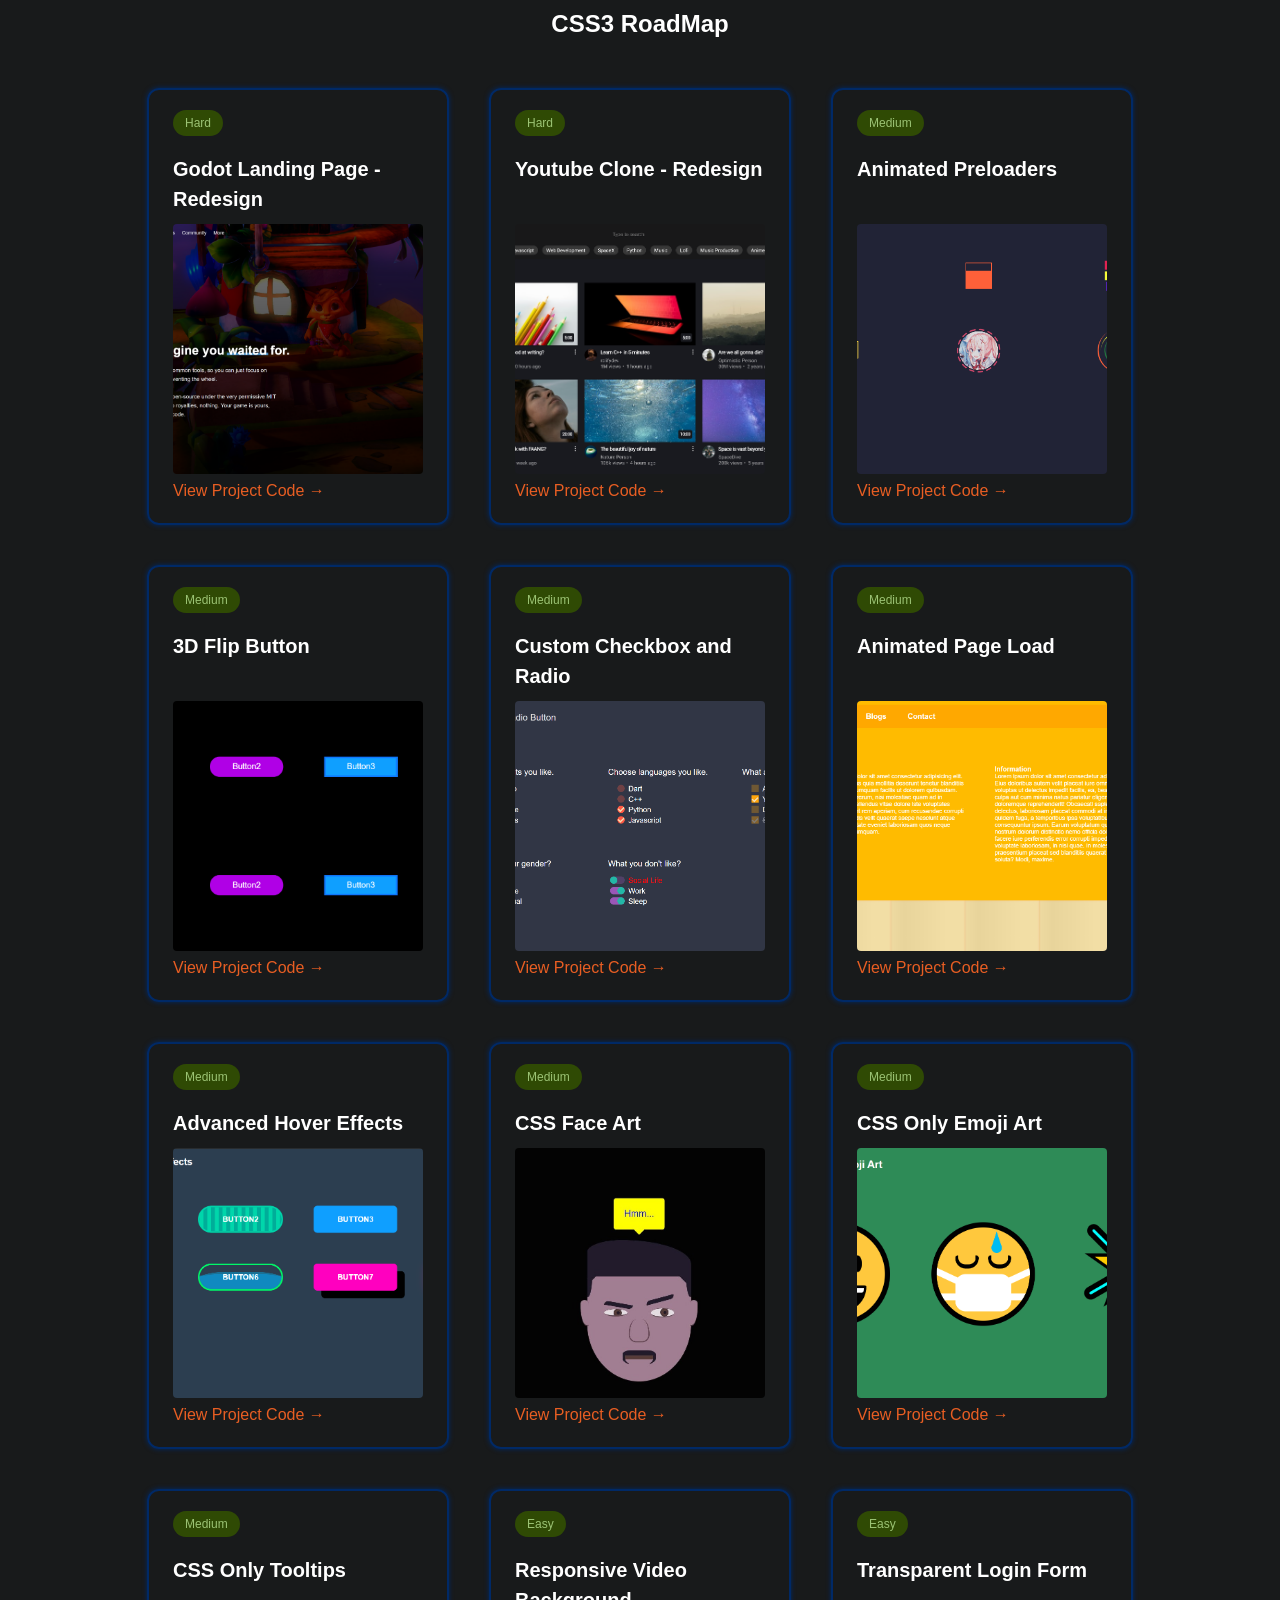
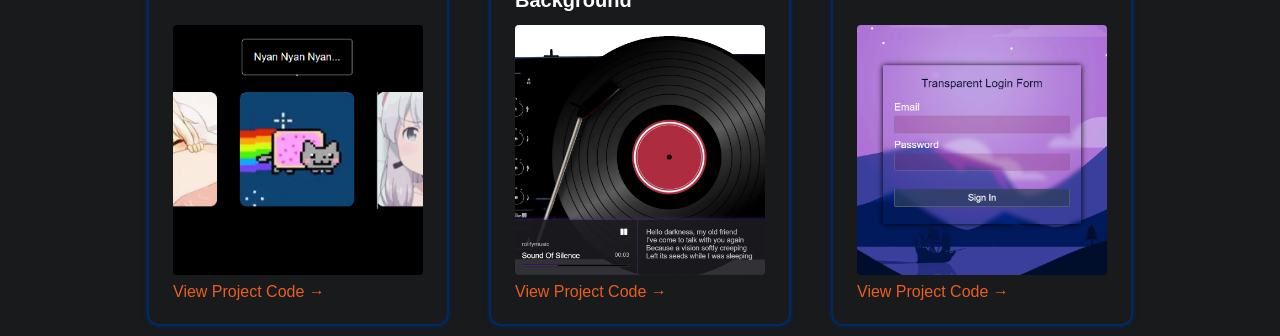
<file: CSS-RoadMap-master/index.html>
<!DOCTYPE html>
<html lang="en">

<head>
  <meta charset="UTF-8">
  <meta http-equiv="X-UA-Compatible" content="IE=edge">
  <meta name="viewport" content="width=device-width, initial-scale=1.0, shrink-to-fit=no">

  <meta name="author" content="Rupesh Budhathoki">
  <meta name="description"
    content="Projects covering all aspects of CSS through RoadMap including Hover Effects, Stylized Buttons, CSS only Emojis, Youtube Redesign, Godot Landing Page Redesign etc while still being responsive.">
  <meta name="keyword" content="css,roadmap,web,frontend,responsive">

  <meta name="twitter:card" content="summary_large_image" />
  <meta name="twitter:title" content="CSS-RoadMap" />
  <meta name="twitter:description"
    content="Projects covering all aspects of CSS through RoadMap including Hover Effects, Stylized Buttons, CSS only Emojis, Youtube Redesign, Godot Landing Page Redesign etc while still being responsive." />
  <meta name="twitter:image" content="https://roopaish.github.io/CSS-RoadMap/img/cssroadmap.png" />

  <meta property="og:title" content="CSS-RoadMap" />
  <meta property="og:description"
    content="Projects covering all aspects of CSS through RoadMap including Hover Effects, Stylized Buttons, CSS only Emojis, Youtube Redesign, Godot Landing Page Redesign etc while still being responsive." />
  <meta property="og:url" content="https://roopaish.github.io/CSS-RoadMap/" />
  <meta property="og:image" content="https://roopaish.github.io/CSS-RoadMap/img/cssroadmap.png" />
  <meta property="og:image:width" content="1200px">
  <meta property="og:image:height" content="627px">
  <meta property="og:type" content="website">
  <meta property="profile:username" content="Roopaish">

  <link rel="stylesheet" href="style.css">
  <title>CSS3 RoadMap</title>

</head>

<body>
  <header>CSS3 RoadMap</header>
  <section id='projects'>


  </section>
  <script src="app.js"></script>
</body>

</html>
</file>
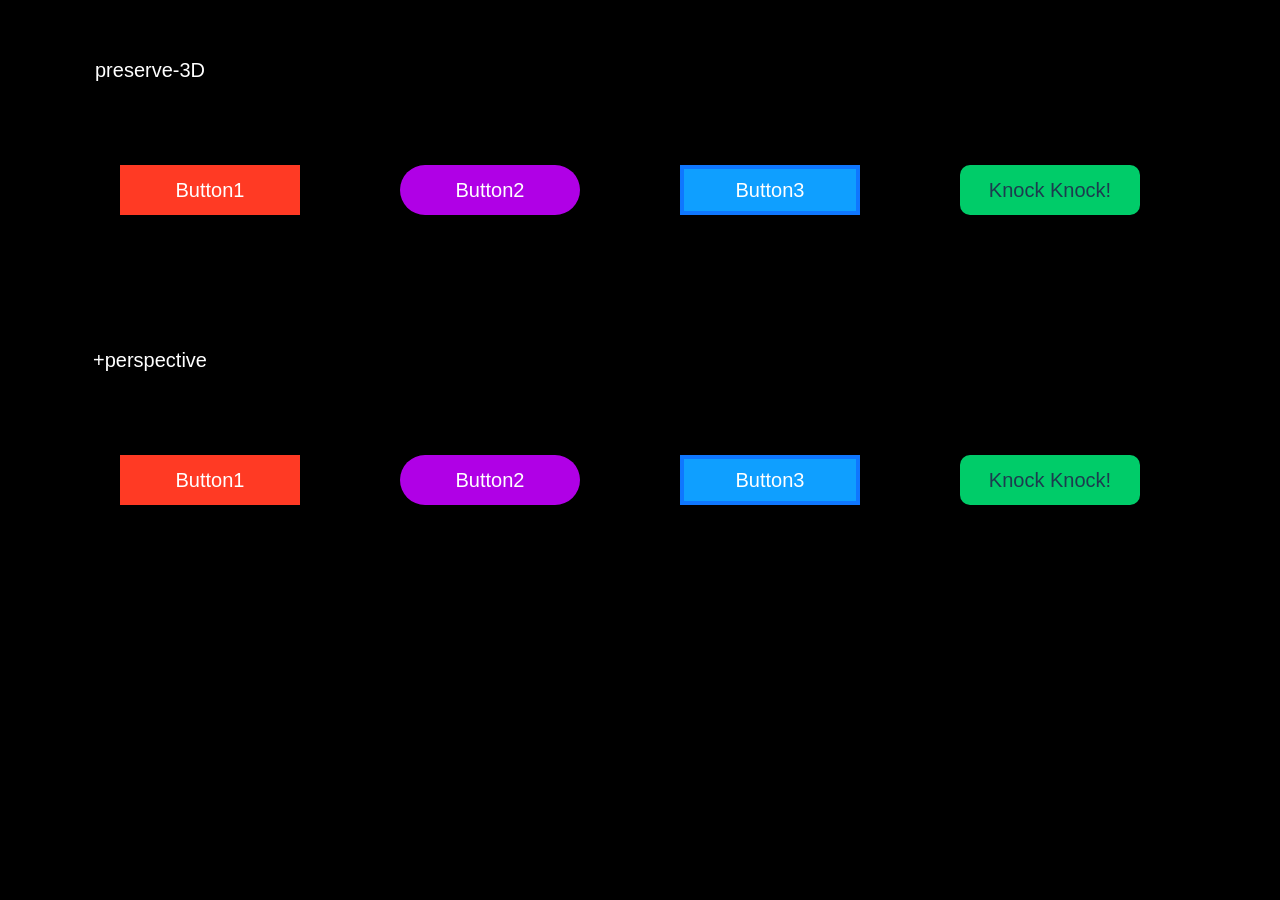
<file: CSS-RoadMap-master/3D Flip Button/index.html>
<!DOCTYPE html>
<html lang="en">

<head>
  <meta charset="UTF-8">
  <meta http-equiv="X-UA-Compatible" content="IE=edge">
  <meta name="viewport" content="width=device-width, initial-scale=1.0">
  <link rel="stylesheet" href="style.css">
  <title>3D Flip Button</title>
</head>

<body>
  <header><button class='btn' data-default='preserve-3D' data-hover="Flip Flip!"></button></header>

  <main class="preserve-3D">
    <button class='btn1' data-default='Button1' data-hover="Hey Hey!"></button>
    <button class='btn2' data-default='Button2' data-hover="Konichiwa!"></button>
    <button class='btn3' data-default='Button3' data-hover="S'up?"></button>
    <button class='card card1' data-default='Knock Knock!' data-hover="Who's there?"></button>
  </main>

  <header class="perspective-container perspective-header">
    <button class='btn' data-default='+perspective' data-hover="Flip Flip!"></button>
  </header>
  <main class="perspective">
    <section class="perspective-container">
      <button class='btn1' data-default='Button1' data-hover="Hey Hey!"></button>
    </section>
    <section class="perspective-container">
      <button class='btn2' data-default='Button2' data-hover="Konichiwa!"></button>
    </section>
    <section class="perspective-container">
      <button class='btn3' data-default='Button3' data-hover="S'up?"></button>
    </section>
    <section class="perspective-container">
      <button class='card card2' data-default='Knock Knock!' data-hover="Who's there?"></button>
    </section>
  </main>

</body>

</html>
</file>
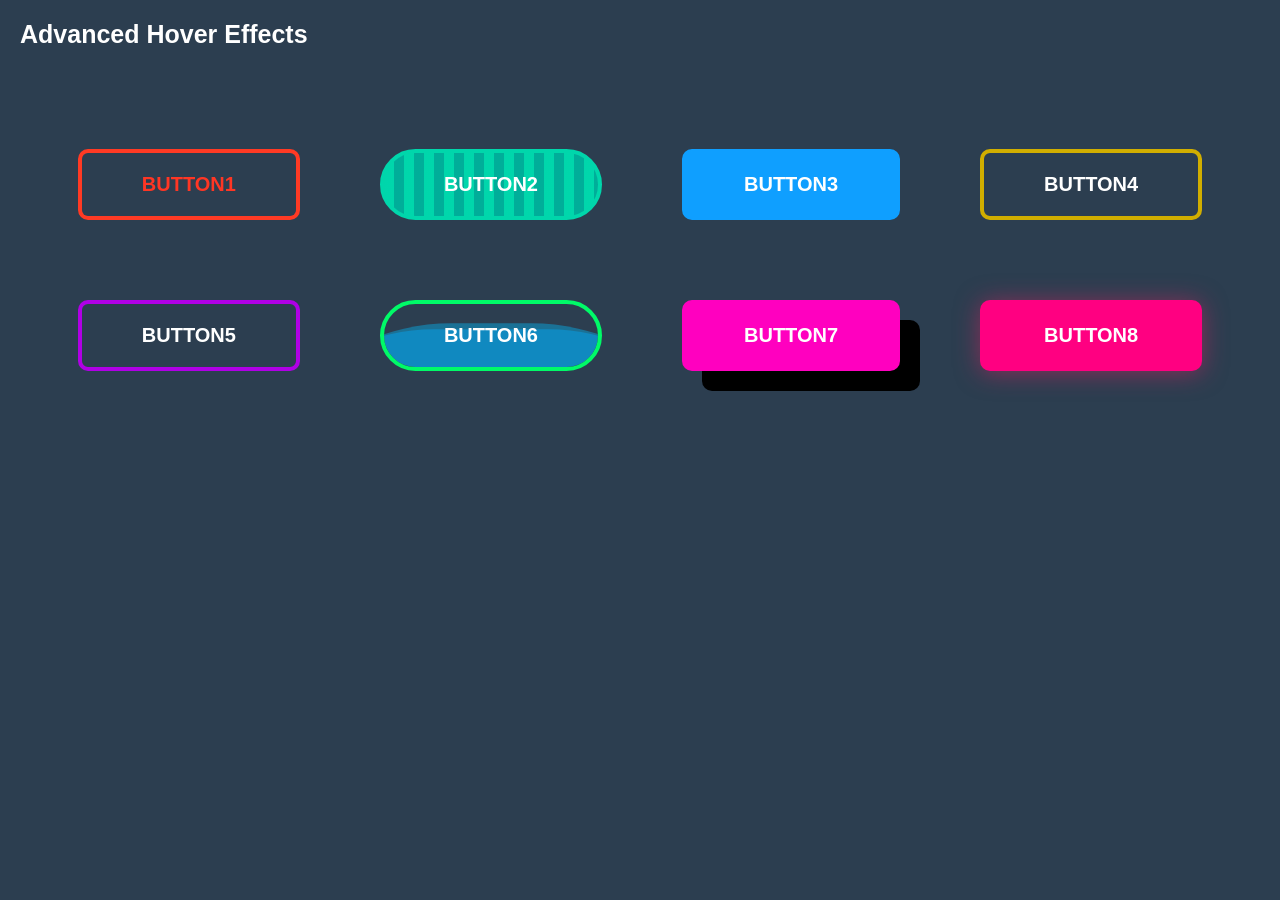
<file: CSS-RoadMap-master/Advanced Hover Effects/index.html>
<!DOCTYPE html>
<html lang="en">
<head>
  <meta charset="UTF-8">
  <meta http-equiv="X-UA-Compatible" content="IE=edge">
  <meta name="viewport" content="width=device-width, initial-scale=1.0">
  <link rel="stylesheet" href="style.css">
  <title></title>
</head>
<body>
  <header>Advanced Hover Effects</header>
  <main>
    <button class="btn1">Button1</button>
    <button class="btn2">Button2</button>
    <button class="btn3">Button3</button>
    <button class="btn4">Button4</button>
    <button class="btn5">Button5</button>
    <button class="btn6">Button6</button>
    <button class="btn7">Button7</button>
    <button class="btn8">Button8</button>
  </main>
</body>
</html>
</file>
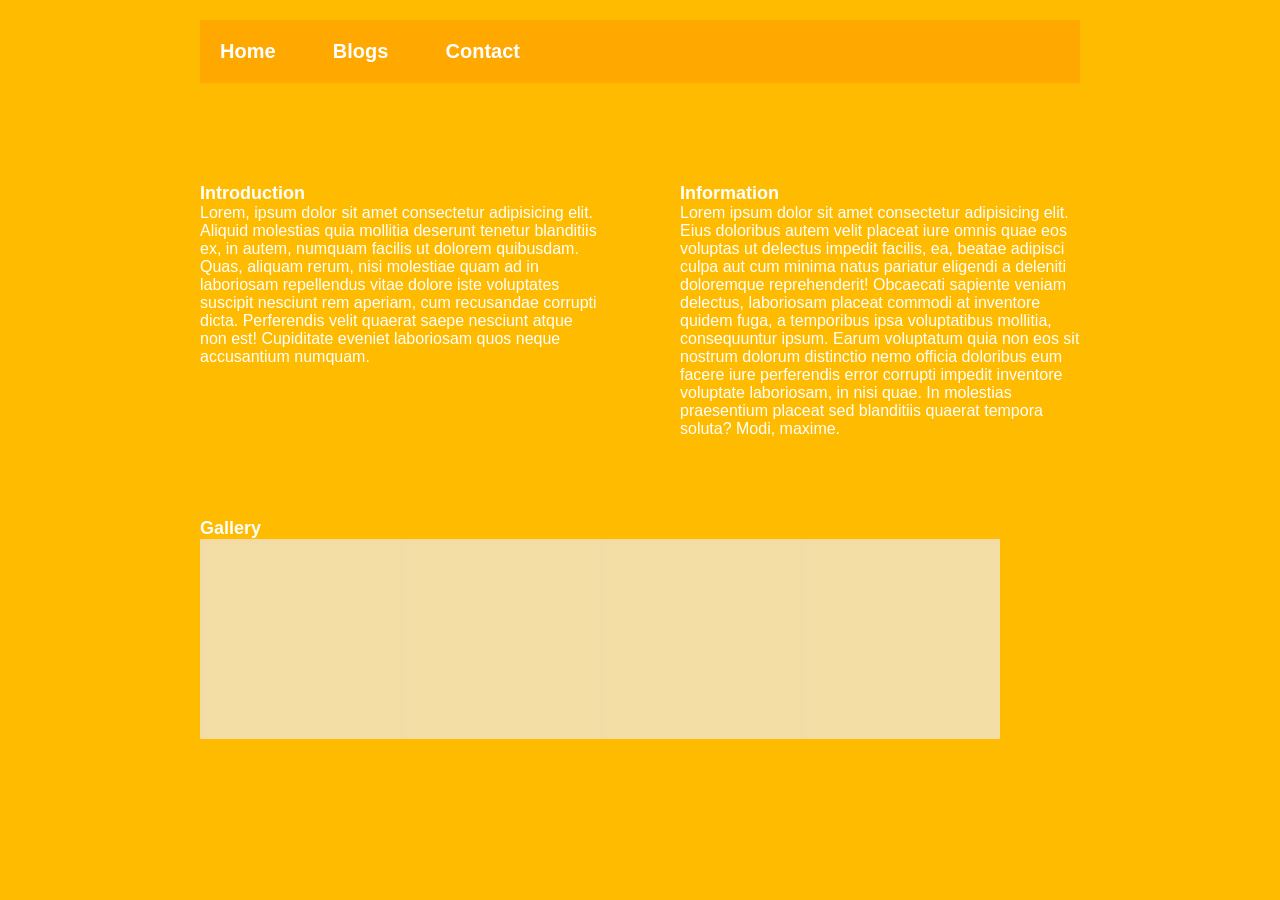
<file: CSS-RoadMap-master/Animated Page Load/index.html>
<!DOCTYPE html>
<html lang="en">

<head>
  <meta charset="UTF-8">
  <meta http-equiv="X-UA-Compatible" content="IE=edge">
  <meta name="viewport" content="width=device-width, initial-scale=1.0">
  <link rel="stylesheet" href="style.css">
  <title></title>
</head>

<body>
  <header>
    <nav>
      <ul>
        <li>Home</li>
        <li>Blogs</li>
        <li>Contact</li>
      </ul>
    </nav>
  </header>
  <main>

    <section class="intro">
      <h3>Introduction</h3>
      <p>Lorem, ipsum dolor sit amet consectetur adipisicing elit. Aliquid molestias quia mollitia deserunt tenetur
        blanditiis ex, in autem, numquam facilis ut dolorem quibusdam. Quas, aliquam rerum, nisi molestiae quam ad in
        laboriosam repellendus vitae dolore iste voluptates suscipit nesciunt rem aperiam, cum recusandae corrupti
        dicta.
        Perferendis velit quaerat saepe nesciunt atque non est! Cupiditate eveniet laboriosam quos neque accusantium
        numquam.</p>
    </section>

    <section class="info">
      <h3>Information</h3>
      <p> Lorem ipsum dolor sit amet consectetur adipisicing elit. Eius doloribus autem velit placeat iure omnis quae
        eos
        voluptas ut delectus impedit facilis, ea, beatae adipisci culpa aut cum minima natus pariatur eligendi a
        deleniti
        doloremque reprehenderit! Obcaecati sapiente veniam delectus, laboriosam placeat commodi at inventore quidem
        fuga,
        a temporibus ipsa voluptatibus mollitia, consequuntur ipsum. Earum voluptatum quia non eos sit nostrum dolorum
        distinctio nemo officia doloribus eum facere iure perferendis error corrupti impedit inventore voluptate
        laboriosam, in nisi quae. In molestias praesentium placeat sed blanditiis quaerat tempora soluta? Modi, maxime.
      </p>
    </section>

    <section class="gallery">
      <h3>Gallery</h3>
      <div class="fakeimg-gallery">
        <div class="fakeimg"></div>
        <div class="fakeimg"></div>
        <div class="fakeimg"></div>
        <div class="fakeimg"></div>
      </div>
    </section>
  </main>
</body>

</html>
</file>
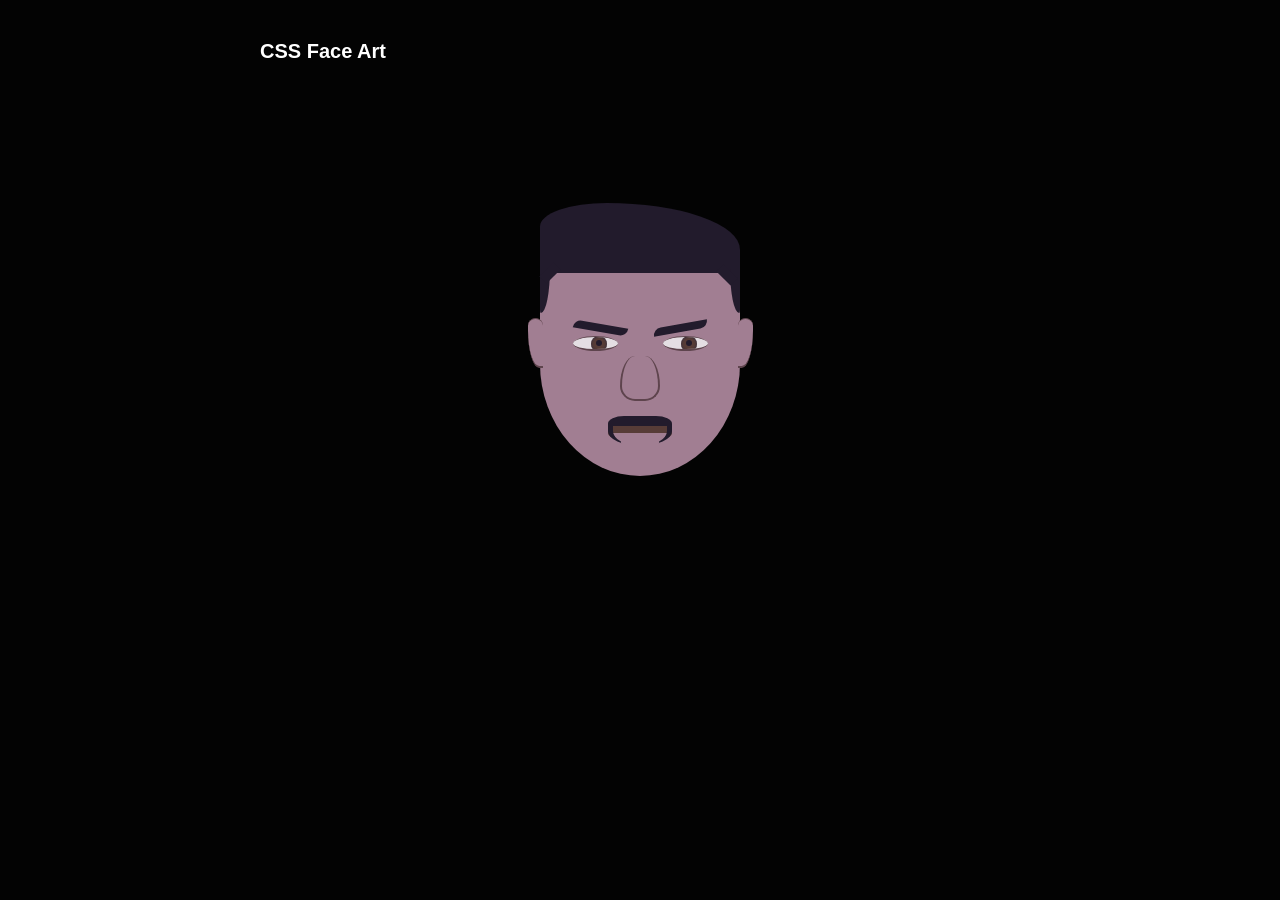
<file: CSS-RoadMap-master/CSS Face Art/index.html>
<!DOCTYPE html>
<html lang="en">
<head>
  <meta charset="UTF-8">
  <meta http-equiv="X-UA-Compatible" content="IE=edge">
  <meta name="viewport" content="width=device-width, initial-scale=1.0">
  <link rel="stylesheet" href="../CSS Only Tooltips/style.css">
  <link rel="stylesheet" href="style.css">
  <title>CSS Face Art</title>
</head>
<body>
  <header>CSS Face Art</header>
  <main>
    <section class="face">
      <div class="head tool-tip" data-tooltip='Hmm...'>
        <div class="eyebrows">
          <div class="eyebrow"></div>
          <div class="eyebrow"></div>
        </div>
        <div class="eyes">
          <div class="eye"></div>
          <div class="eye"></div>
        </div>
        <div class="nose"></div>
        <div class="ears">
          <div class="ear"></div>
          <div class="ear"></div>
        </div>
        <div class="mouth">
          <div class="lips"></div>
          <div class="beard"></div>
        </div>
        <div class="hair"></div>
        <div class="hair-straps">
          <div class="hair-strap"></div>
          <div class="hair-strap"></div>
        </div>
      </div>
    </section>
  </main>
</body>
</html>
</file>
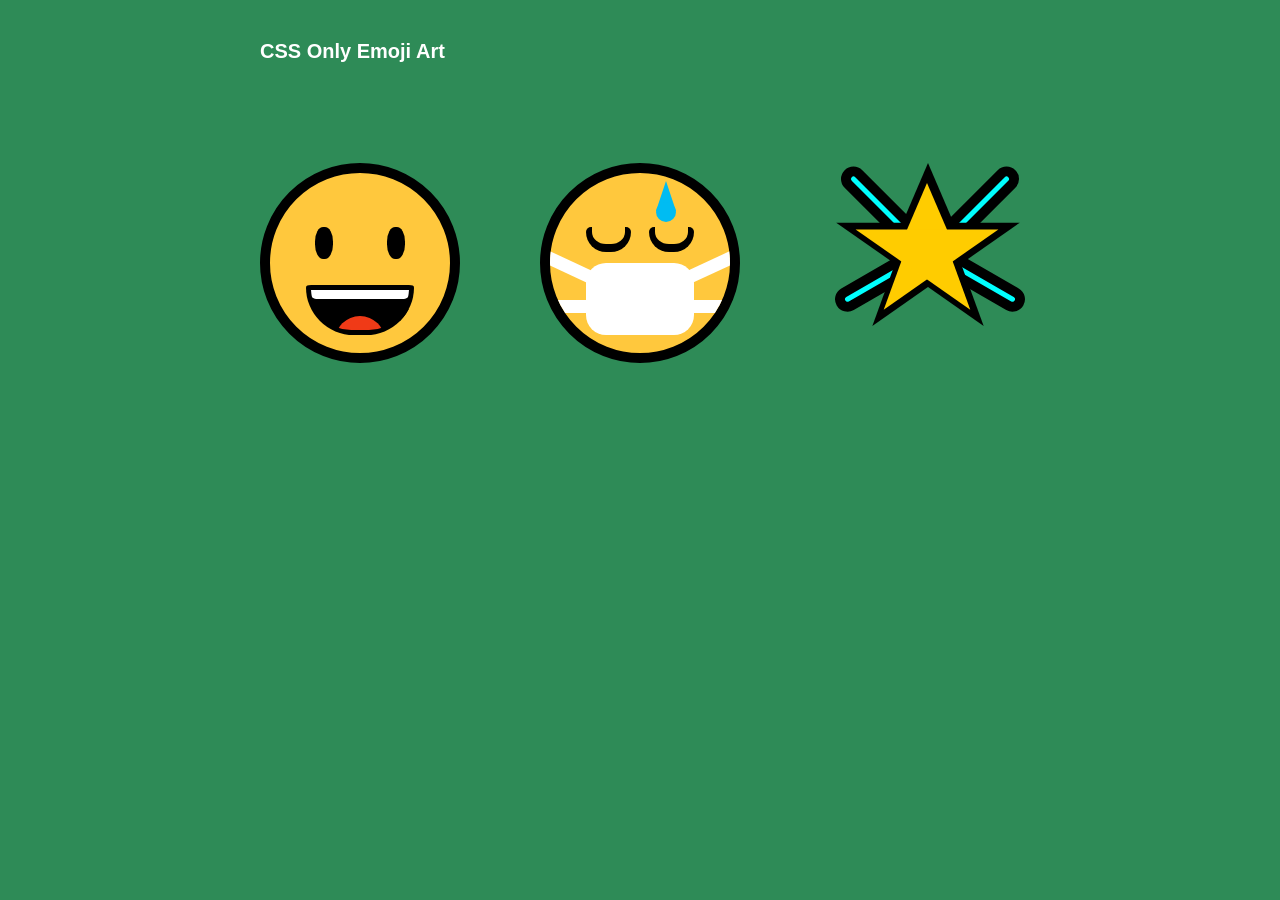
<file: CSS-RoadMap-master/CSS Only Emoji Art/index.html>
<!DOCTYPE html>
<html lang="en">

<head>
  <meta charset="UTF-8">
  <meta http-equiv="X-UA-Compatible" content="IE=edge">
  <meta name="viewport" content="width=device-width, initial-scale=1.0">
  <link rel="stylesheet" href="style.css">
  <title>CSS Only Emoji Art</title>
</head>

<body>
  <header>CSS Only Emoji Art</header>
  <main>
    <section class="😀">
      <div class="smile-leye"></div>
      <div class="smile-reye"></div>
      <div class="mouth">
        <div class="teeth"></div>
        <div class="tongue"></div>
      </div>
    </section>

    <section class="😷">
      <div class="curved-leye"></div>
      <div class="curved-reye"></div>
      <div class="mask">
        <div class="strap strap1"></div>
        <div class="strap strap2"></div>
        <div class="strap strap3"></div>
        <div class="strap strap4"></div>
      </div>
      <div class="drop"></div>
    </section>

    <section class="🌟">
      <div class="lines">
        <div class="line line1"></div>
        <div class="line line2"></div>
        <div class="line line3"></div>
        <div class="line line4"></div>
      </div>
      <div class="stars">
        <div class="star border"></div>
        <div class="star shape"></div>
      </div>
    </section>
  </main>
</body>

</html>
</file>
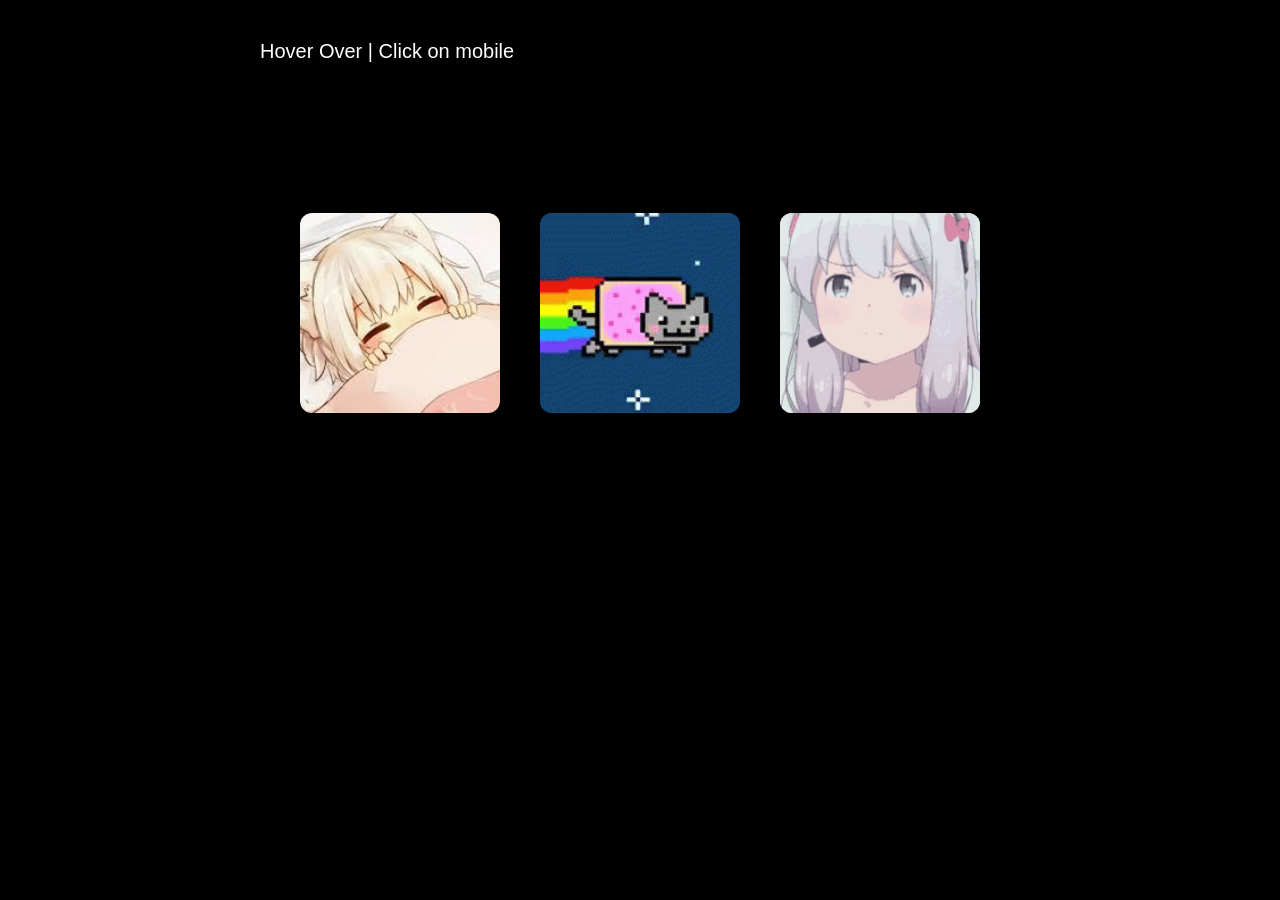
<file: CSS-RoadMap-master/CSS Only Tooltips/index.html>
<!DOCTYPE html>
<html lang="en">
<head>
  <meta charset="UTF-8">
  <meta http-equiv="X-UA-Compatible" content="IE=edge">
  <meta name="viewport" content="width=device-width, initial-scale=1.0">
  <link rel="stylesheet" href="style.css">
  <title></title>
</head>
<body>
  <header>Hover Over | Click on mobile</header>
  <main>

  <section class="tool-tip" data-tooltip="Ohayo Senpai! Zzz..">
    <img src="neko.jpg"/>
  </section>

  <section class="tool-tip" data-tooltip="Nyan Nyan Nyan...">
    <img class="static" src="nyan.jpg"/>
    <img class="active" src="nyan.gif"/>
  </section>

  <section class="tool-tip" data-tooltip="Senpai no baka!">
    <img class="static" src="baka.jpg"/>
    <img class="active" src="baka.gif"/>
  </section>

</main>
</body>
</html>
</file>
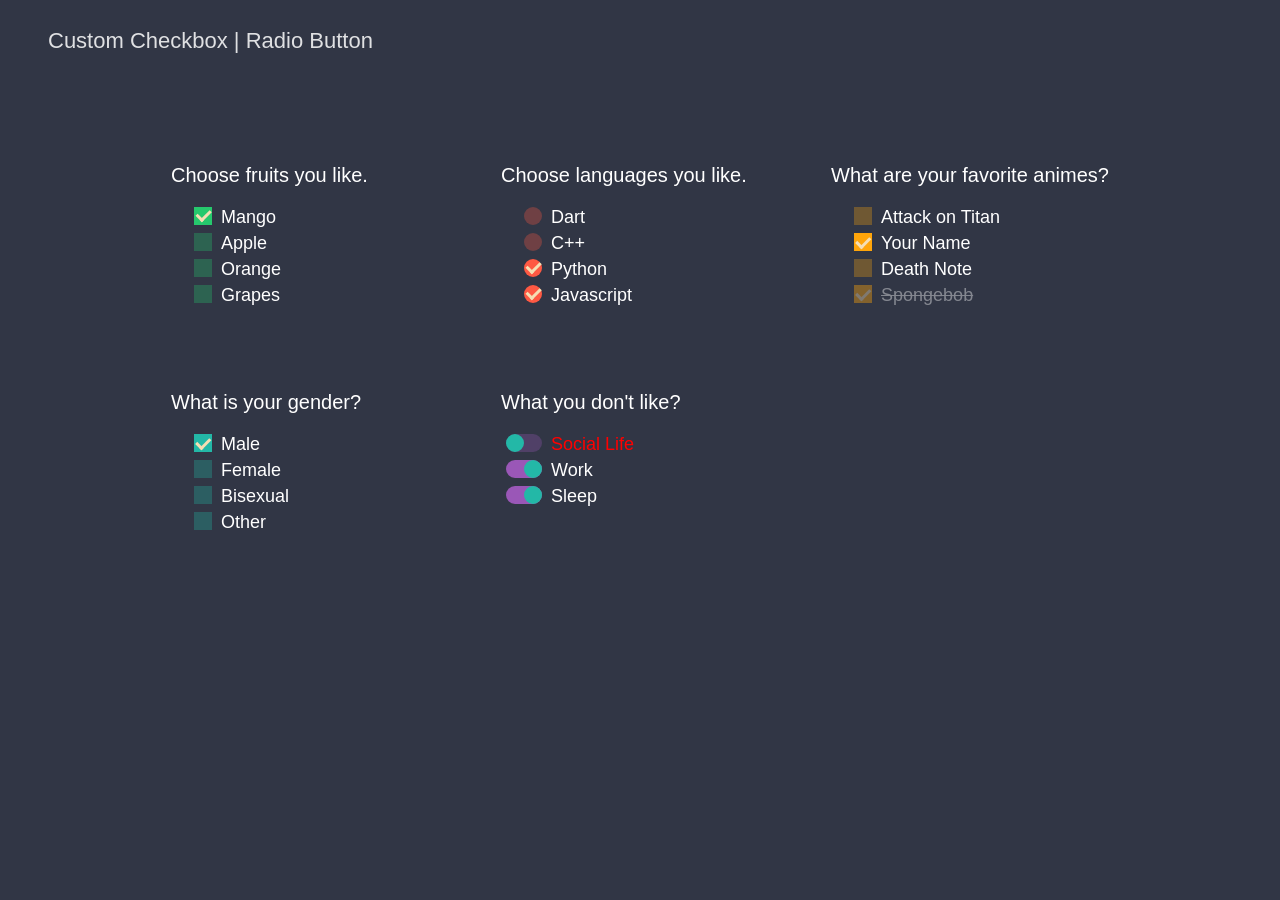
<file: CSS-RoadMap-master/Custom Checkbox and Radio/index.html>
<!DOCTYPE html>
<html lang="en">

<head>
  <meta charset="UTF-8">
  <meta http-equiv="X-UA-Compatible" content="IE=edge">
  <meta name="viewport" content="width=device-width, initial-scale=1.0">
  <link rel="stylesheet" href="style.css">
  <title>Custom Checkbox | Radio Button</title>
</head>

<body>
  <header>
    Custom Checkbox | Radio Button 
  </header>

  <main>

    <section class="fruits">
      <h3>Choose fruits you like.</h3>
      <div class="options">
        <input type="checkbox" name="fruit" id="c1-a" checked>
        <label class="checkbox1" for="c1-a">Mango</label>

        <input type="checkbox" name="fruit" id="c1-b">
        <label class="checkbox1" for="c1-b">Apple</label>

        <input type="checkbox" name="fruit" id="c1-c">
        <label class="checkbox1" for="c1-c">Orange</label>

        <input type="checkbox" name="fruit" id="c1-d">
        <label class="checkbox1" for="c1-d">Grapes</label>
      </div>
    </section>

    <section class="language">
      <h3>Choose languages you like.</h3>
      <div class="options">
        <input type="checkbox" name="language" id="c2-a">
        <label class="checkbox2" for="c2-a">Dart</label>

        <input type="checkbox" name="language" id="c2-b">
        <label class="checkbox2" for="c2-b">C++</label>

        <input type="checkbox" name="language" id="c2-c" checked>
        <label class="checkbox2" for="c2-c">Python</label>

        <input type="checkbox" name="language" id="c2-d" checked>
        <label class="checkbox2" for="c2-d">Javascript</label>
      </div>
    </section>

    <section class="anime">
      <h3>What are your favorite animes?</h3>
      <div class="options">
        <input type="checkbox" name="language" id="c3-a">
        <label class="checkbox3" for="c3-a">Attack on Titan</label>

        <input type="checkbox" name="language" id="c3-b" checked>
        <label class="checkbox3" for="c3-b">Your Name</label>

        <input type="checkbox" name="language" id="c3-c" >
        <label class="checkbox3" for="c3-c">Death Note</label>

        <input type="checkbox" name="language" id="c3-d" disabled checked>
        <label class="checkbox3" for="c3-d">Spongebob</label>
      </div>
    </section>

    <section class="gender">
      <h3>What is your gender?</h3>
      <div class="options">
        <input type="radio" name="gender" id="c4-a" checked>
        <label class="radio1" for="c4-a">Male</label>

        <input type="radio" name="gender" id="c4-b">
        <label class="radio1" for="c4-b">Female</label>

        <input type="radio" name="gender" id="c4-c" >
        <label class="radio1" for="c4-c">Bisexual</label>

        <input type="radio" name="gender" id="c4-d">
        <label class="radio1" for="c4-d">Other</label>
      </div>
    </section>

    <section class="life">
      <h3>What you don't like?</h3>
      <div class="options">
        <input type="radio" name="life" id="c5-a" checked>
        <label class="radio2" for="c5-a">Social Life</label>

        <input type="radio" name="life" id="c5-b">
        <label class="radio2" for="c5-b">Work</label>

        <input type="radio" name="life" id="c5-c" >
        <label class="radio2" for="c5-c">Sleep</label>
      </div>
    </section>

  </main>
</body>

</html>
</file>
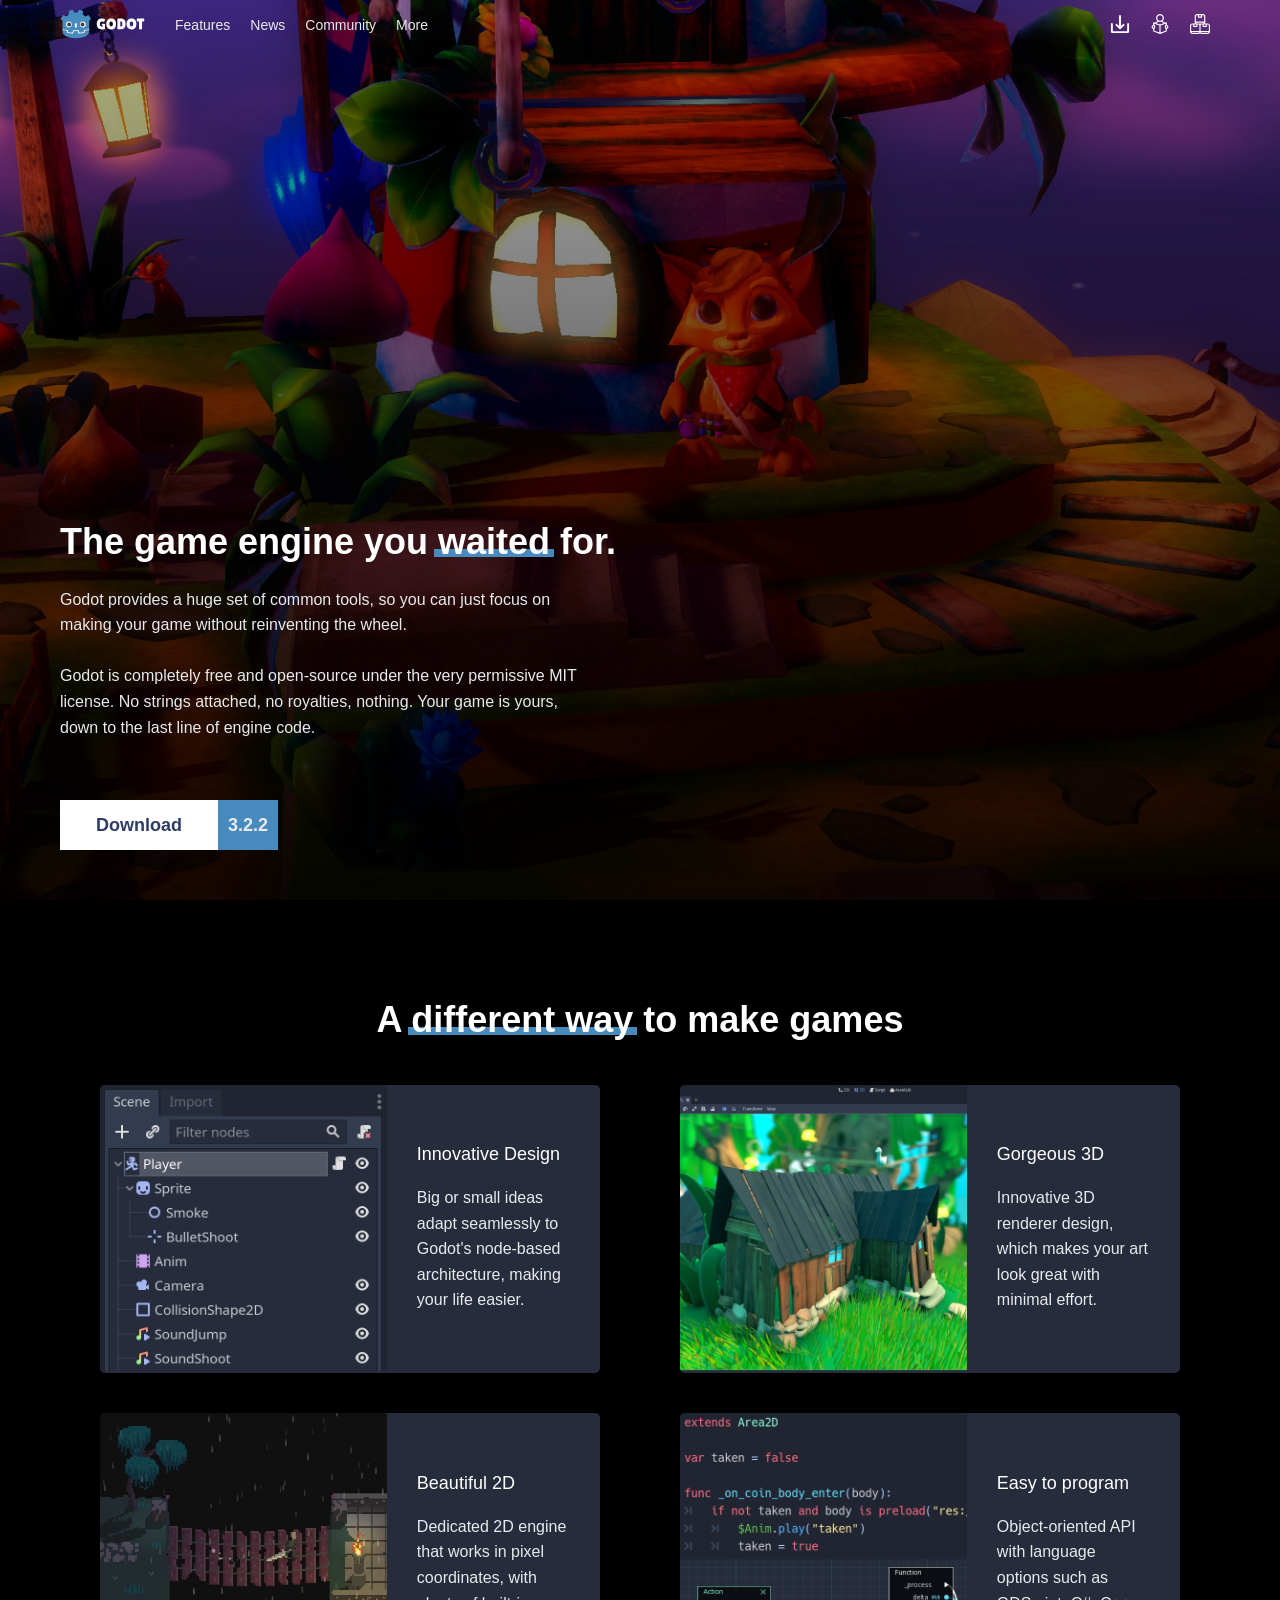
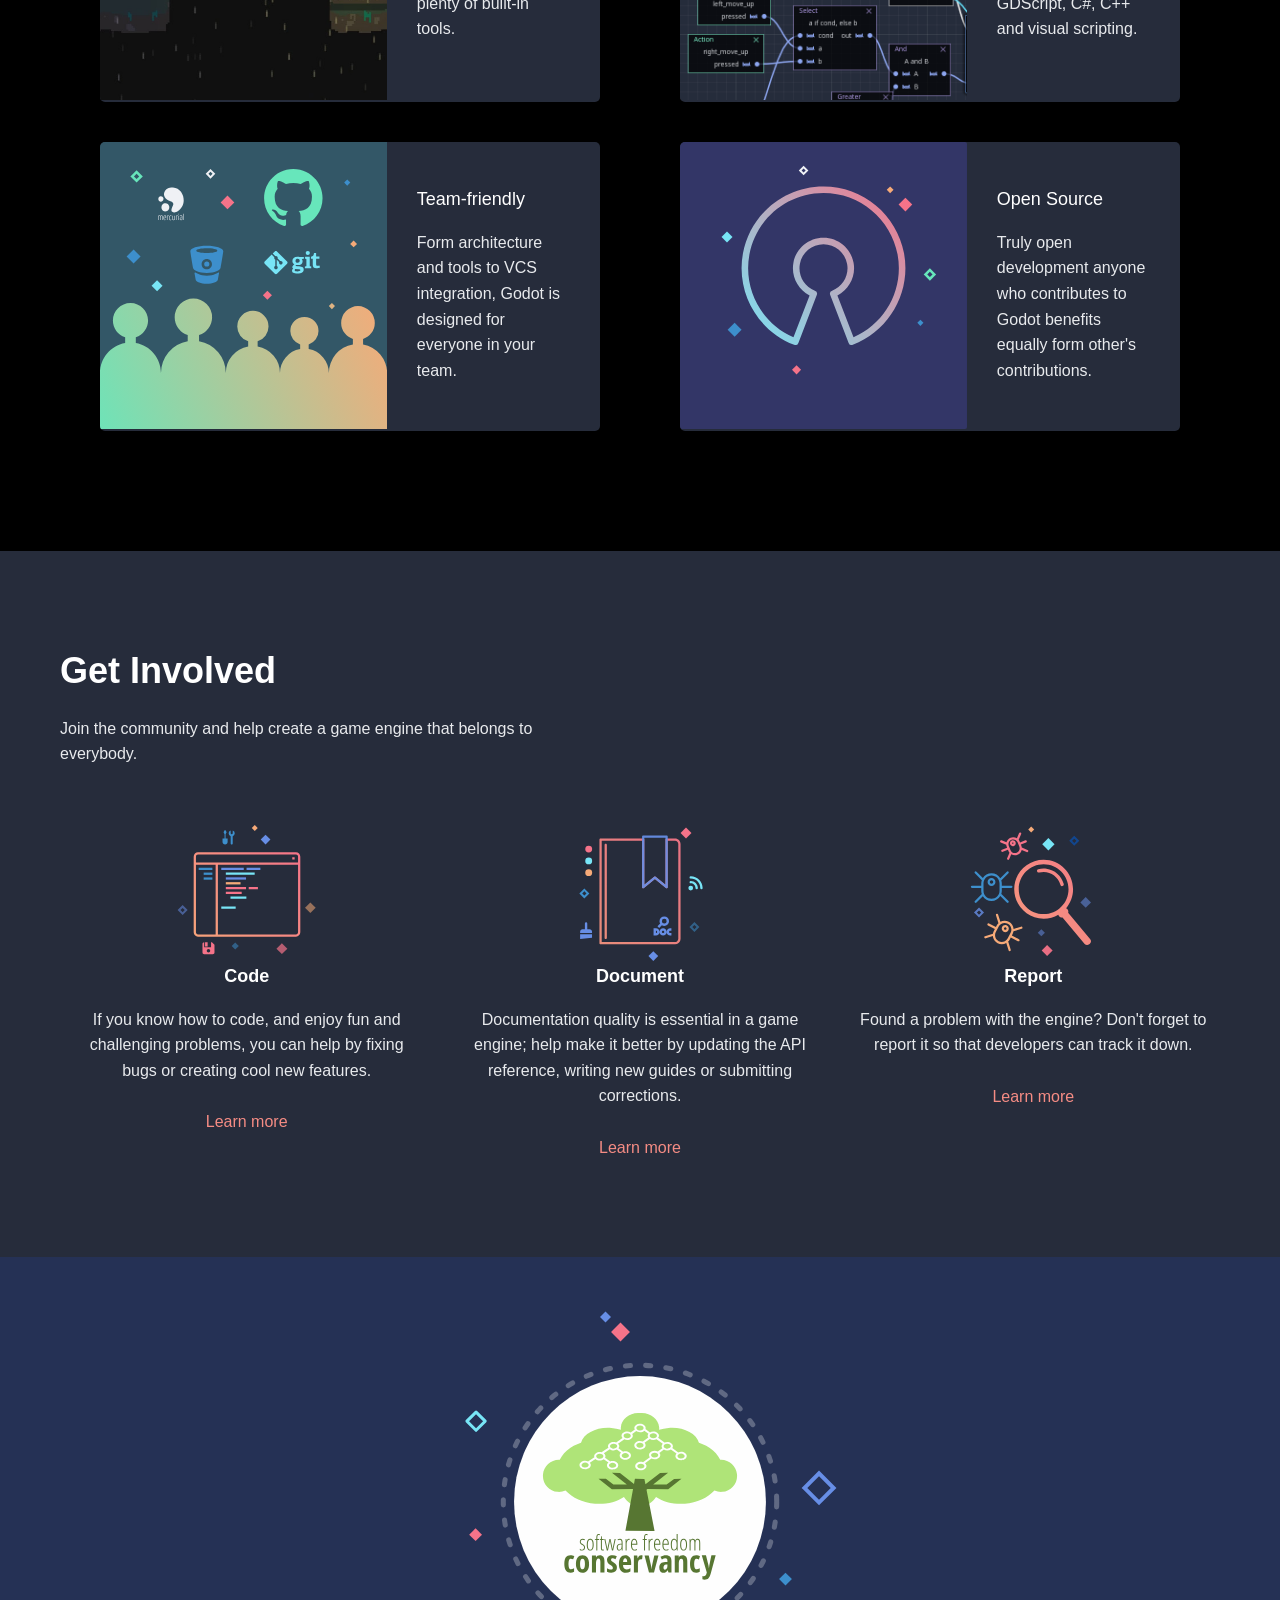
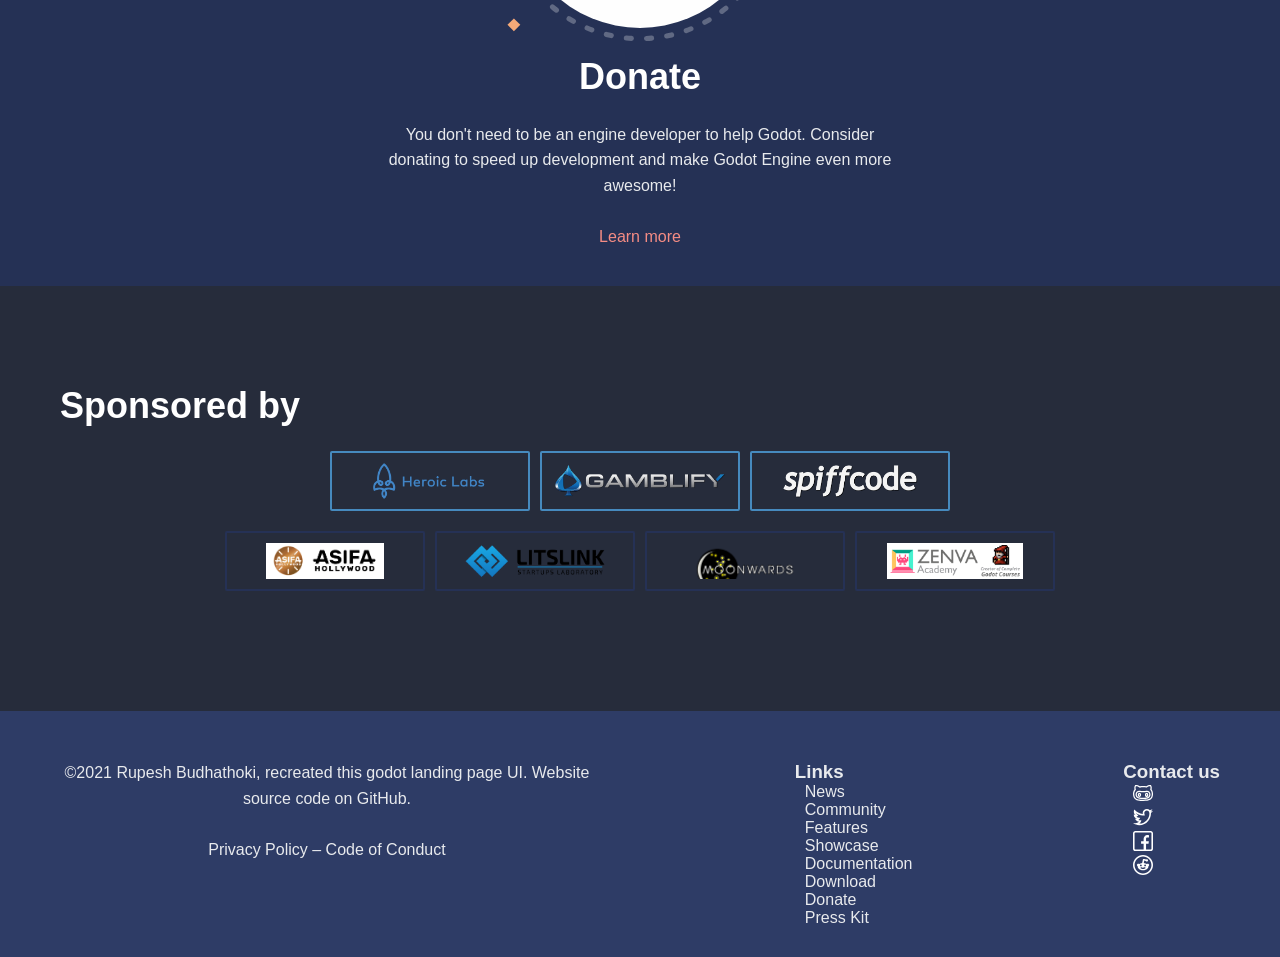
<file: CSS-RoadMap-master/Godot Landing Page - Redesign/index.html>
<!DOCTYPE html>
<html lang="en">

<head>
  <meta charset="UTF-8">
  <meta http-equiv="X-UA-Compatible" content="IE=edge">
  <meta name="viewport" content="width=device-width, initial-scale=1.0">
  <link rel="stylesheet" href="style.css">
  <link rel="shortcut icon" href="img/icon/logo_dark.svg" type="image/x-icon">
  <title>Godot Engine - Free and open source 2D and 3D game engine</title>
</head>

<body>

  <!-- Header  -->
  <header id="header">
    <div class="header container">

      <div class="brand">
        <a href="#" class="main-link">
          <img src="img/icon/logo_dark.svg" alt="" class="logo">
        </a>
      </div>

      <div class="hamburger">
        <label for="toggle-nav-checkbox">
          <img src="img/icon/menu.svg" class="icon" alt="">
        </label>
      </div>
      <input type="checkbox" name="toggle-nav-checkbox" id="toggle-nav-checkbox">

      <nav class="nav-list">

        <ul class="nav-links">
          <li><a href="#features" class="nav-link">Features</a></li>
          <li><a href="#" class="nav-link">News</a></li>
          <li><a href="#" class="nav-link">Community</a></li>
          <li><a href="#" class="nav-link">More</a></li>
        </ul>

        <ul class="nav-links extra">
          <li>
            <a href="#" class="nav-link"><img src="img/icon/download.svg" class="icon" data-hover="Download"
                alt="download"></a>
          </li>
          <li>
            <a href="#" class="nav-link"><img src="img/icon/reading-book.svg" class="icon" data-hover="Learn"
                alt="learn"></a>
          </li>
          <li>
            <a href="#" class="nav-link"><img src="img/icon/boxes.svg" class="icon" data-hover="Assets"
                alt="assets"></a>
          </li>
        </ul>

      </nav>

    </div>
  </header>
  <!-- End Header  -->


  <!-- Hero -->
  <section id="hero">
    <div class="hero container">
      <article class="article">

        <h1 class="primary-title">The game engine you <span>waited</span> for.</h1>
        <p>Godot provides a huge set of common tools, so you can just focus on making your game without reinventing
          the
          wheel.
          <br><br>
          Godot is completely free and open-source under the very permissive MIT license. No strings attached, no
          royalties, nothing. Your game is yours, down to the last line of engine code.
        </p>
        <button class="btn download-btn">Download</button>

      </article>

    </div>
  </section>
  <!-- End Hero -->


  <!-- Features  -->
  <section id="features">
    <div class="features container">

      <div class="intro">
        <h1 class="primary-title feature">A <span>different way</span> to make games</h1>
      </div>

      <div class="collection">
        <article class="article">
          <div class="feature-img">
            <img src="img/features/innovative.png" class="image">
          </div>
          <div class="feature-details">
            <h2 class="secondary-title">Innovative Design</h2>
            <p>Big or small ideas adapt seamlessly to Godot's node-based architecture, making your life easier.</p>
          </div>
        </article>

        <article class="article">
          <div class="feature-img">
            <img src="img/features/3d.jpg" class="image">
          </div>
          <div class="feature-details">
            <h2 class="secondary-title">Gorgeous 3D</h2>
            <p>Innovative 3D renderer design, which makes your art look great with minimal effort.</p>
          </div>
        </article>

        <article class="article">
          <div class="feature-img">
            <img src="img/features/2d.jpg" class="image" alt="">
          </div>
          <div class="feature-details">
            <h2 class="secondary-title">Beautiful 2D</h2>
            <p>Dedicated 2D engine that works in pixel coordinates, with plenty of built-in tools.</p>
          </div>
        </article>

        <article class="article">
          <div class="feature-img">
            <img src="img/features/easy_code.png" class="image" alt="">
          </div>
          <div class="feature-details">
            <h2 class="secondary-title">Easy to program</h2>
            <p>Object-oriented API with language options such as GDScript, C#, C++ and visual scripting.</p>
          </div>
        </article>

        <article class="article">
          <div class="feature-img">
            <img src="img/features/team_friendly.svg" class="image" alt="">
          </div>
          <div class="feature-details">
            <h2 class="secondary-title">Team-friendly</h2>
            <p>Form architecture and tools to VCS integration, Godot is designed for everyone in your team.</p>
          </div>
        </article>

        <article class="article">
          <div class="feature-img">
            <img src="img/features/oss.svg" class="image" alt="">
          </div>
          <div class="feature-details">
            <h2 class="secondary-title">Open Source</h2>
            <p>Truly open development anyone who contributes to Godot benefits equally form other's contributions.</p>
          </div>
        </article>
      </div>
    </div>
  </section>
  <!-- End Features  -->


  <!-- Get-Involved  -->
  <section id="get-involved">
    <div class="get-involved container">

      <div class="intro">
        <h1 class="primary-title get-involve">Get Involved</h1>
        <p>Join the community and help create a game engine that belongs to everybody.</p>
      </div>

      <div class="collection">

        <article class="article">
          <img src="img/get_involved/code.svg" class="get-involved-img image">
          <h2 class="secondary-title">Code</h2>
          <p>
            If you know how to code, and enjoy fun and challenging problems, you can help by fixing bugs or creating
            cool
            new features.
          </p>
          <h3>
            <a class="learn-more"
              href="https://docs.godotengine.org/en/stable/community/contributing/ways_to_contribute.html#contributing-code">Learn
              more</a>
          </h3>
        </article>

        <article class="article">
          <img src="img/get_involved/document.svg" class="get-involved-img image">
          <h2 class="secondary-title">Document</h2>
          <p>
            Documentation quality is essential in a game engine; help make it better by updating the API reference,
            writing new guides or submitting corrections.
          </p>
          <h3>
            <a class="learn-more"
              href="https://docs.godotengine.org/en/stable/community/contributing/ways_to_contribute.html#contributing-to-the-documentation">Learn
              more</a>
          </h3>
        </article>

        <article class="article">
          <img src="img/get_involved/report.svg" class="get-involved-img image">
          <h2 class="secondary-title">Report</h2>
          <p>
            Found a problem with the engine? Don't forget to report it so that developers can track it down.
          </p>
          <h3>
            <a class="learn-more"
              href="https://docs.godotengine.org/en/stable/community/contributing/ways_to_contribute.html#testing-and-reporting-issues">Learn
              more</a>
          </h3>
        </article>

      </div>
    </div>
  </section>
  <!-- End Get-Involved  -->


  <!-- Donate  -->
  <section id="donate">
    <div class="donate container">

      <article class="article">
        <img src="img/icon/sfc.svg" class="donate-img image" alt="">
        <h1 class="primary-title">Donate</h1>
        <p>
          You don't need to be an engine developer to help Godot. Consider donating to speed up development and make
          Godot
          Engine even more awesome!
        </p>
        <h3>
          <a class="learn-more" href="https://godotengine.org/donate">Learn
            more</a>
        </h3>
      </article>

    </div>
  </section>
  <!-- End Donate  -->


  <!-- Sponsors -->
  <section id="sponsors">
    <div class="sponsors container">

      <div class="intro">
        <h1 class="primary-title">Sponsored by</h1>
      </div>

      <article class="article">
        <section class="platinum collection">
          <div class="sponsor-img">
            <img src="img/sponsors/heroiclabs.png" class="image" alt="">
          </div>

          <div class="sponsor-img">
            <img src="img/sponsors/gamblify.png" class="image" alt="">
          </div>

          <div class="sponsor-img">
            <img src="img/sponsors/spiffcode.png" class="image" alt="">
          </div>
        </section>

        <section class="gold collection">
          <div class="sponsor-img">
            <img src="img/sponsors/asifa-hollywood.png" class="image" alt="">
          </div>

          <div class="sponsor-img">
            <img src="img/sponsors/litslink.png" class="image" alt="">
          </div>

          <div class="sponsor-img">
            <img src="img/sponsors/moonwards.png" class="image" alt="">
          </div>

          <div class="sponsor-img">
            <img src="img/sponsors/zenva-academy.png" class="image" alt="">
          </div>
        </section>

      </article>

    </div>
  </section>
  <!-- End Sponsors -->


  <!-- Footer  -->
  <footer id="footer">
    <div class="footer container">

      <p class="copyright">
        &copy;2021 <a href="https://github.com/Roopaish">Rupesh Budhathoki</a>, recreated this godot landing page UI.
        Website source code on GitHub.
        <br><br>
        Privacy Policy – Code of Conduct
      </p>

      <div class="more-links">
        <h3 class="secondary-title">Links</h3>
        <ul>
          <li><a href="https://godotengine.org/news" class="nav-link">News</a></li>
          <li><a href="https://godotengine.org/community" class="nav-link">Community</a></li>
          <li><a href="https://godotengine.org/features" class="nav-link">Features</a></li>
          <li><a href="https://godotengine.org/showcase" class="nav-link">Showcase</a></li>
          <li><a href="https://docs.godotengine.org/" class="nav-link">Documentation</a></li>
          <li><a href="https://godotengine.org/download" class="nav-link">Download</a></li>
          <li><a href="https://godotengine.org/donate" class="nav-link">Donate</a></li>
          <li><a href="https://godotengine.org/press" class="nav-link">Press Kit</a></li>
        </ul>
      </div>

      <div class="contacts">
        <h3 class="secondary-title">Contact us</h3>
        <ul class="contact-links">
          <li><a href="https://github.com/godotengine"><img src="img/icon/github.svg" class="icon nav-link"></a></li>
          <li><a href="https://twitter.com/godotengine"><img src="img/icon/twitter.svg" class="icon nav-link"></a></li>
          <li><a href="https://www.facebook.com/groups/godotengine/"><img src="img/icon/facebook.svg"
                class="icon nav-link"></a>
          </li>
          <li><a href="https://www.reddit.com/r/godot"><img src="img/icon/reddit.svg" class="icon nav-link"></a></li>
        </ul>
      </div>

    </div>

  </footer>
  <!--End Footer-->

  <script>
    const header = document.querySelector('#header');
    document.addEventListener('scroll', () => {
      var scroll_position = window.scrollY;
      if (scroll_position > 190) {
        header.style.backgroundColor = 'black';
      } else {
        header.style.backgroundColor = 'transparent';
      }
    });
  </script>
</body>

</html>
</file>
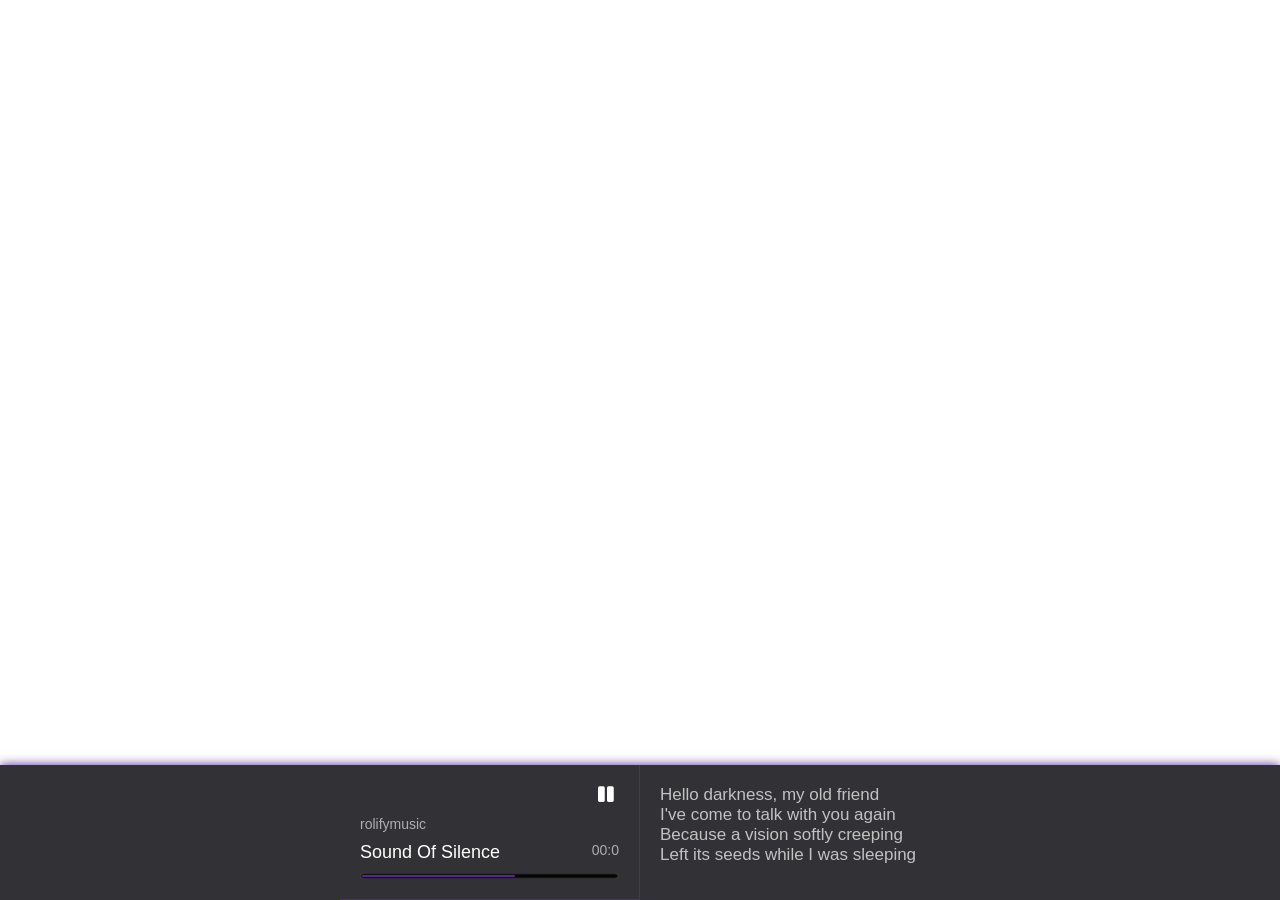
<file: CSS-RoadMap-master/Responsive Video Background/index.html>
<!DOCTYPE html>
<html lang="en">

<head>
  <meta charset="UTF-8">
  <meta http-equiv="X-UA-Compatible" content="IE=edge">
  <meta name="viewport" content="width=device-width, initial-scale=1.0">
  <link rel="stylesheet" href="style.css">
  <link rel="stylesheet" href="https://cdnjs.cloudflare.com/ajax/libs/font-awesome/5.15.3/css/all.min.css"
    integrity="sha512-iBBXm8fW90+nuLcSKlbmrPcLa0OT92xO1BIsZ+ywDWZCvqsWgccV3gFoRBv0z+8dLJgyAHIhR35VZc2oM/gI1w=="
    crossorigin="anonymous" referrerpolicy="no-referrer" />
  <title>Responsive Video Background</title>
</head>

<body>
  <!-- playsinline and muted are required for ios even if the video doesn't have audio -->
  <video autoplay playsinline muted loop id="myVideo">
    <source src="loop.mp4" type="video/mp4">
  </video>

  <div class='music-card'>

    <section class="music-info">

      <section class='btns'>
        <i class="fas fa-pause"></i>&nbsp;
      </section>
      <div class="artist">
        rolifymusic
      </div>
      <div class="song">
        Sound Of Silence
      </div>
      <span class="time">00:</span>
      <div class="range">
        <div class="slider"></div>
      </div>

    </section>

    <section class="text">
      Hello darkness, my old friend<br />
      I've come to talk with you again<br />
      Because a vision softly creeping<br />
      Left its seeds while I was sleeping<br />
    </section>

  </div>

</body>

</html>
</file>
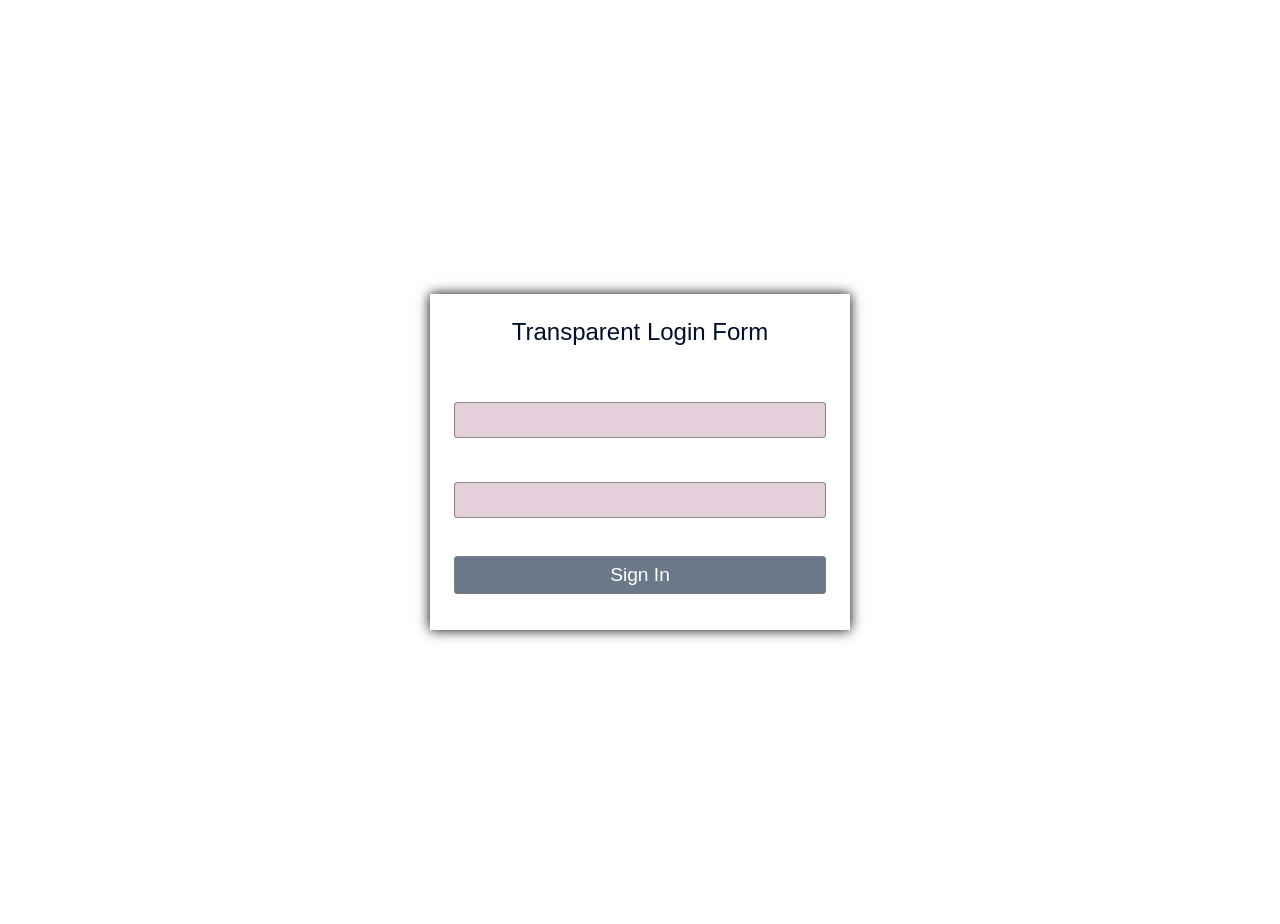
<file: CSS-RoadMap-master/Transparent Login Form/index.html>
<!DOCTYPE html>
<html lang="en">

<head>
  <meta charset="UTF-8">
  <meta http-equiv="X-UA-Compatible" content="IE=edge">
  <meta name="viewport" content="width=device-width, initial-scale=1.0">
  <link rel="stylesheet" href="style.css">
  <title>Transparent Login Form</title>
</head>

<body>

  <main>
    <section>
      <header>Transparent Login Form</header>

      <form>
        <label for='email'>Email</label>
        <input type="email" name="email" id="email">

        <label for='password'>Password</label>
        <input type="password" name="password" id="password">

        <input type="submit" class="submit-btn" value="Sign In">
      </form>
    </section>
  </main>

</body>

</html>
</file>
<file: CSS-RoadMap-master/style.css>
* {
  margin: 0;
  padding: 0;
  box-sizing: border-box;
}

body {
  background-color: black;
  font-family: Arial, Helvetica, sans-serif;
  color: white;
}

html {
  font-size: 1px;
}

body {
  font-size: 18rem;
  margin: auto;
  padding: 10rem;
  background-color: rgb(24, 26, 27);
  color: white;
  max-width: 1052rem;
  user-select: none;
}

header {
  text-align: center;
  font-size: 24rem;
  font-weight: bolder;
  margin-bottom: 50rem;
}

section {
  display: grid;
  grid-template-columns: repeat(auto-fit, minmax(302rem, max-content));
  gap:40rem;
  justify-content: center;
}

article {
  /* margin: 20rem; */
  padding: 20rem 24rem;
  border-radius: 12rem;
  border: 2rem solid rgb(0, 41, 102);
  width: 302rem;
  box-shadow: 0 0 5px rgb(0, 41, 102);
  /* for margin-top:auto to work at .bottom-align  */
  display: flex;
  flex-direction: column;
}

.tag {
  padding: 4rem 12rem;
  line-height: 150%;
  width: max-content;
  border-radius: 13rem;
  font-size: 12rem;
  color: rgb(155, 195, 116);
  background-color: rgb(47, 74, 4);
  margin-bottom: 10rem;
}

.title {
  margin: 8rem 0rem 0rem;
  margin-bottom: 10rem;
}

.title a {
  color: white;
  font-weight: bold;
  line-height: 1.5;
  font-size: 20rem;
}

.title:hover {
  text-decoration: underline;
}

img {
  width: 250rem;
  height: 250rem;
  object-fit: cover;
  border-radius: 4rem;
}

a {
  text-decoration: none;
}

.code-link {
  color: rgb(245, 245, 245, 0.5);
  line-height: 1.5;
  font-size: 16rem;
  color: rgb(232, 94, 35);
  cursor: pointer;
  font-weight: normal;
  display: inline-flex;
  -webkit-box-align: center;
  align-items: center;
  text-align: right;
}

.code-link:hover,
.code-link:focus {
  text-shadow: 0 0 10rem blue;
  color: white;
}

.bottom-align{
  margin-top: auto;
}
</file>
<file: CSS-RoadMap-master/3D Flip Button/style.css>
*,
*::before,
*::after {
  margin: 0;
  padding: 0;
  box-sizing: border-box;
}

body {
  font-family: Arial, Helvetica, sans-serif;
  background-color: black;
  color: white;
  margin: auto;
  padding: 20px;
  max-width: 1200px;

  margin-bottom: 40px;
}

header {
  font-size: 20px;
  font-weight: bold;
}

main {
  margin-top: 50px;
  height: -webkit-max-content;
  height: -moz-max-content;
  height: max-content;
  display: grid;
  grid-template-columns: repeat(auto-fit, minmax(200px, -webkit-max-content));
  grid-template-columns: repeat(auto-fit, minmax(200px, max-content));
  gap: 80px;
  justify-content: center;
}

.perspective-header{
  margin-top: 100px;
}

:root {
  --btn1-a: hsl(6, 100%, 57%);
  --btn1-b: hsl(24, 100%, 57%);

  --btn2-a: hsl(286, 100%, 45%);
  --btn2-b: hsl(305, 100%, 47%);

  --btn3-a: hsl(204, 100%, 53%);
  --btn3-b: hsl(214, 100%, 53%);

  --btn4-a: hsl(151, 100%, 40%);
  --btn4-b: hsl(202, 48%, 21%);
}

/* All buttons property  */
button {
  background-color: transparent;
  outline: none;
  border: none;

  /* Show element when its position is shifted in 3d */
  transform-style: preserve-3d;
  position: relative;

  font-size: 20px;
  margin-bottom: 1em;

  transition: transform 0.5s ease-in-out;

  --color-a: transparent;
  --color-b: transparent;
  --height: 2.5em;
  --width: 9em;

  width: var(--width);
  height: var(--height);
}

button::before,
button::after {
  position: absolute;
  color: white;

  width: var(--width);
  height: var(--height);

  display: flex;
  justify-content: center;
  align-items: center;

  cursor: pointer;

  /* hide the element when its backface is shown*/
  backface-visibility: hidden;
}

button::before {
  content: attr(data-default);
  background-color: var(--color-a);

  transform: translateZ(calc(var(--height) / 2));
}

button::after {
  content: attr(data-hover);
  background-color: var(--color-b);

  transform: rotateX(90deg) translateZ(calc(var(--height) / 2));
}

button:hover {
  transform: rotateX(-90deg) translateZ(calc(var(--height) / 2));
}

/* Button1  */
.btn1 {
  --color-a: var(--btn1-a);
  --color-b: var(--btn1-b);
}

/* Button2 */
.btn2 {
  --color-a: var(--btn2-a);
  --color-b: var(--btn2-b);
}

.btn2::before,
.btn2::after {
  border-radius: 2.5em;
}

/* Button3 */
.btn3 {
  --color-a: var(--btn3-a);
  --color-b: var(--btn3-b);
}

.btn3::before {
  border: 0.2em solid var(--btn3-b);
}

/* Card */
.card {
  --color-a: var(--btn4-a);
  --color-b: var(--btn4-b);
  transition-duration: 2s;
}

.card::after,
.card::before {
  /* --height: 5em; */
  border-radius: 0.5em;
}

.card:hover{
  transform: rotateY(-180deg);
}

.card::before {
  transform:  none;
  color: var(--color-b);
}

.card::after {
  transform:rotateY(180deg);
  color: var(--color-a);
}


/* Perspective*/
.perspective-container{
  /* How far the viewer is (3d feel) */
  perspective: 20em;
}

.perspective-container button:not(.card){
  transform:translateZ(calc(var(--height)  / -2)) ;
}

.perspective-container button:hover:not(.card) {
  transform: rotateX(-90deg) translateZ(calc(var(--height) / 2)) ;
}
</file>
<file: CSS-RoadMap-master/Advanced Hover Effects/style.css>
* {
  margin: 0;
  padding: 0;
  box-sizing: border-box;
}

body {
  font-family: Arial, Helvetica, sans-serif;
  background-color: rgb(44, 62, 80);
  color: white;
  margin: auto;
  padding: 20px;

  max-width: 1337px;
}

header {
  font-size: 25px;
  font-weight: bold;
  position: relative;
}

/* Header Hover */
header::after{
  content: '';
  width:11.5em;
  height: .1em;

  background-color: white;
  position: absolute;
  bottom:0;
  left:0;

  transform: scaleX(0);
  transition: all 0.2s ease-in-out;
}

header:hover::after{
  transform: scaleX(1);
}

main {
  margin-top: 100px;
  height: max-content;
  display: grid;
  grid-template-columns: repeat(auto-fit, minmax(200px, max-content));
  gap: 80px;
  justify-content: center;
}

section {
  width: 200px;
}

/* All Buttons Common Property */

button {
  outline: none;
  border: none;
  cursor: pointer;
  padding: 20px 60px;

  --font-size: 20px;
  font-size: var(--font-size);
  font-weight: 700;
  color: hsl(0, 0%, 100%);

  border-radius: 10px;
  text-transform: uppercase;
  transition: all 0.2s ease-in-out;
  position: relative;
}

button::after,
button::before {
  transition: all 0.2s ease-in-out;
}

:root {
  --btn1-a: hsl(6, 100%, 57%);
  --btn1-b: hsl(5, 100%, 57%);

  --btn2-a: hsl(168, 100%, 42%);
  --btn2-b: hsl(173, 100%, 34%);

  --btn3-a: hsl(204, 100%, 53%);

  --btn4-a: hsl(50, 100%, 41%);
  --btn4-b: hsl(48, 100%, 54%);

  --btn5-a: hsl(286, 100%, 45%);
  --btn5-b: hsl(282, 100%, 47%);

  --btn6-a: hsl(145, 100%, 49%);
  --btn6-b: hsla(195, 100%, 50%, 0.4);
  --btn6-c: hsla(202, 100%, 50%, 0.4);

  --btn7-a: hsl(315, 100%, 50%);

  --btn8-a: #ff0081;
  --btn8-b: rgba(233, 30, 99, 0.5);
}

/* Button1  */
.btn1 {
  background-color: var(--btn1-b);
  border: 4px solid var(--btn1-a);
  color: var(--btn1-b);
  overflow: hidden;

  /* So that before element goes only behind the text, not the background color  */
  z-index: 1;
}

.btn1::before {
  content: "";
  width: 100%;
  height: 100%;
  border-radius: 50%;
  background-color: rgb(44, 62, 80);

  z-index: -1;

  position: absolute;
  top: 0;
  left: 0;
  transform: scale(1.5);
}

.btn1:hover {
  color: white;
}

.btn1:hover::before {
  transform: scale(0);
}

/* Button2  */
.btn2 {
  border: 4px solid var(--btn2-a);
  border-radius: calc(2 * 20px + var(--font-size));

  background: repeating-linear-gradient(
    90deg,
    var(--btn2-a),
    var(--btn2-a) 10px,
    var(--btn2-b) 10px,
    var(--btn2-b) 20px
  );
}

.btn2:hover {
  background-position: 50px;
}

/* Button3  */
.btn3 {
  background-color: var(--btn3-a);
  border: 2px solid var(--btn3-a);
}

.btn3:hover {
  background-color: transparent;
  border: 2px solid var(--btn3-a);

  box-shadow: 0 0 15px var(--btn3-a), inset 0 0 10px var(--btn3-a);
}

/* Button4 */
.btn4 {
  background-color: transparent;
  border: 4px solid var(--btn4-a);
  overflow: hidden;
}

.btn4::before {
  content: "";
  width: 100%;
  height: 500%;
  background-color: var(--btn4-b);

  z-index: -1;

  position: absolute;
  top: 0;
  left: 0;
  transform: rotate(45deg) translate(-90px, 170px);
}

.btn4:hover {
  border: 4px solid var(--btn4-b);
}

.btn4:hover::before {
  transform: rotate(45deg) translate(-90px, -100px);
}

/* Button5 */
.btn5 {
  background-color: transparent;
  border: 4px solid var(--btn5-a);
  /* overflow: hidden; */
}

.btn5::before {
  content: "";
  width: 100%;
  height: 100%;
  background-color: var(--btn5-b);

  z-index: -1;

  position: absolute;
  top: 0;
  left: 0;
  transform: scaleX(0);
}

.btn5:hover {
  border: 4px solid var(--btn5-b);
}

.btn5:hover::before {
  transform: scaleX(1);
}

/* Button6 */
.btn6 {
  border: 4px solid var(--btn6-a);
  border-radius: calc(2 * 20px + var(--font-size));

  background-color: transparent;
  overflow: hidden;
}

.btn6::after,
.btn6::before {
  content: "";
  width: 300%;
  height: 900%;

  position: absolute;
  left: -100%;

  z-index: -1;
  transform: rotate(90deg);
  transition: all 5s ease-in-out;
}

.btn6::after {
  top: 90%;
  background-color: var(--btn6-b);
  border-radius: 43%;
}
.btn6::before {
  top: 100%;
  background-color: var(--btn6-c);
  border-radius: 40%;
}

.btn6:hover::before {
  animation: rotate 5s linear infinite;
}
.btn6:hover::after {
  animation: rotate 7s linear infinite;
}

@keyframes rotate {
  100% {
    transform: rotate(360deg);
  }
}

/* Button7  */
.btn7 {
  background-color: var(--btn7-a);

  box-shadow: 20px 20px 0 black;
}

.btn7:hover {
  box-shadow: 10px 10px 0 black;
}

/* Button8  */
.btn8 {
  background-color: var(--btn8-a);
  box-shadow: 0 2px 25px var(--btn8-b);
}

.btn8::before {
  z-index: -1;
  position: absolute;
  content: "";
  left: -2em;
  right: -2em;
  top: -2em;
  bottom: -2em;
  background-repeat: no-repeat;
  background-image: radial-gradient(circle, #ff0081 20%, transparent 20%),
    radial-gradient(circle, transparent 10%, #ff0081 20%, transparent 20%),
    radial-gradient(circle, transparent 10%, white 20%, transparent 20%),
    radial-gradient(circle, #ff0081 20%, transparent 20%),
    radial-gradient(circle, transparent 10%, #ff0081 20%, transparent 20%),
    radial-gradient(circle, #ff0081 20%, transparent 20%),
    radial-gradient(circle, transparent 10%, #ff0081 20%, transparent 20%),
    radial-gradient(circle, #ff0081 20%, transparent 20%),
    radial-gradient(circle, transparent 10%, #ff0081 20%, transparent 20%),
    /*  */
      radial-gradient(circle, transparent 10%, #ff0081 20%, transparent 20%),
    radial-gradient(circle, #ff0081 20%, transparent 20%),
    radial-gradient(circle, transparent 10%, white 20%, transparent 20%),
    radial-gradient(circle, #ff0081 20%, transparent 20%),
    radial-gradient(circle, transparent 10%, #ff0081 20%, transparent 20%),
    radial-gradient(circle, #ff0081 20%, transparent 20%),
    radial-gradient(circle, transparent 10%, white 20%, transparent 20%);
  background-size: 10% 10%, 20% 20%, 15% 15%, 20% 20%, 18% 18%, 10% 10%, 15% 15%,
    10% 10%, 18% 18%, 15% 15%, 20% 20%, 18% 18%, 20% 20%, 15% 15%, 10% 10%,
    20% 20%;
  background-position: 18% 40%, 20% 31%, 30% 30%, 40% 30%, 50% 30%, 57% 30%,
    65% 30%, 80% 32%, 15% 60%, 83% 60%, 18% 70%, 25% 70%, 41% 70%, 50% 70%,
    64% 70%, 80% 71%;
}
.btn8:hover::before {
  background-position: 5% 44%, -5% 20%, 7% 5%, 23% 0%, 37% 0, 58% -2%, 80% 0%,
    100% -2%, -5% 80%, 100% 55%, 2% 100%, 23% 100%, 42% 100%, 60% 95%, 70% 96%,
    100% 100%;
  background-size: 0% 0%;
  transition: background-position 0.5s ease-in-out,
    background-size 0.75s ease-in-out;
}
</file>
<file: CSS-RoadMap-master/Animated Page Load/style.css>
* {
  margin: 0;
  padding: 0;
  box-sizing: border-box;
}

body {
  font-family: Arial, Helvetica, sans-serif;
  color: hsl(0, 100%, 100%);
  margin: auto;
  padding: 20px;
  background-color: hsl(44, 100%, 50%);
  max-width: 920px;
}

header {
  font-size: 20px;
  font-weight: bold;
}

/* Animating width of navbar */
nav {
  width: 100%;
  background-color: hsl(0, 100%, 50%, 0.1);
  padding: 20px;

  animation: width 0.6s ease-in-out;
}

@keyframes width {
  from {
    width: 0;
  }
  to {
    width: 100%;
  }
}

/* Animating list items */
nav ul {
  display: flex;
  justify-content: space-between;
  align-items: center;
  max-width: 300px;

  animation: float 0.7s ease-in-out;
}

@keyframes float {
  0%,
  50% {
    opacity: 0;
    transform: translateY(-100%);
  }
  100% {
    opacity: 1;
    transform: translateY(0);
  }
}

li {
  list-style: none;
  cursor: pointer;
}

li:hover {
  color: rgba(255, 255, 255, 0.76);
}

main {
  margin-top: 100px;
  height: max-content;
  display: grid;
  grid-template-columns: repeat(auto-fit, minmax(400px, max-content));
  gap: 80px;
  justify-content: center;
}

section {
  width: 400px;
}

.gallery {
  width: 840px;
}

/* Animating Headers */
h3 {
  font-size: 0;

  animation: header 0.2s ease-in-out 0.7s forwards;
}

@keyframes header {
  100% {
    font-size: 18px;
  }
}

/* Animating Paragraph */
p {
  font-size: 16px;
  opacity: 0;

  animation: slide 0.3s cubic-bezier(0.25, 0.46, 0.45, 0.94) 0.9s forwards;
}

@keyframes slide {
  0% {
    opacity: 0;
    transform: translateX(100px);
  }
  80% {
    transform: translateX(-10px);
  }
  90% {
    transform: translateX(-5px);
  }
  95% {
    transform: translateX(-px);
  }
  100% {
    opacity: 1;
    transform: translateX(0);
  }
}

/* Animating Image Gallery */
.fakeimg-gallery {
  opacity: 0;
  display: flex;
  width: 100%;
  height: max-content;
  align-items: center;
  flex-wrap: wrap;

  animation: slide 0.3s cubic-bezier(0.25, 0.46, 0.45, 0.94) 0.9s forwards;
}

.fakeimg {
  height: 200px;
  width: 200px;
  box-shadow: inset 2px 2px 5px hsl(0, 100%, 50%, 0.1);

  position: relative;
  overflow: hidden;
}

.fakeimg::after{
  content: '';
  width: 800px;
  height: 200px;
  background: linear-gradient(to right, hsl(0, 0%, 93%,0.7) 30%, hsl(0, 0%, 87%,0.7) 38%, hsl(0, 0%, 93%,0.7) 63%);

  animation: 1.25s imgload linear infinite forwards;
  /* animation-name:imgload ;
  animation-duration: 1.25s;
  animation-timing-function: linear;
  animation-iteration-count: infinite;
  animation-fill-mode: forwards; */

  position: absolute;
  top:0;
  left:-50%;
}


@keyframes imgload {
  0% {
    transform: translateX(-50%);
  }
  100% {
    transform: translateX(10%);
  }
}

/* Responsive */
@media (max-width: 493px) {
  main {
    grid-template-columns: repeat(auto-fit, minmax(200px, max-content));
  }
  section {
    width: 90vw;
  }
}

@media (max-width: 921px) {
  .gallery {
    width: 100%;
  }
}
</file>
<file: CSS-RoadMap-master/CSS Only Tooltips/style.css>
* {
  margin: 0;
  padding: 0;
  box-sizing: border-box;
}

body {
  font-family: Arial, Helvetica, sans-serif;
  max-width: 800px;
  margin: 20px auto;
  background-color: black;
  color: white;
  padding: 20px;
  user-select: none;
}

/* Header  */
header {
  font-size: 20px;
  /* background: repeating-radial-gradient(red, red 10%, white 10%, white 20%);
  width:max-content;
  -webkit-background-clip:text;
  background-clip:text; */
}

/* main section  */
main {
  height: max-content;
  display: grid;
  grid-template-columns: repeat(auto-fit, minmax(200px, max-content));
  gap: 40px;
  justify-content: center;
}

/* Images section  */
section {
  margin-top: 150px;
  position: relative;
  cursor: pointer;
}

img {
  width: 200px;
  height: 200px;
  object-fit: cover;
  border-radius: 12px;
}

/* ------------Tooltips------------ */

/* Using PseudoElements for tooltip  */
.tool-tip::after,
.tool-tip::before {
  --scale: 0;
  --arrow-size: 10px;
  --color: #0000ff;
  --bg-color: yellow;

  position: absolute;
  top: -20px;
  /* Aligning to center  */
  /* Shifting to left by 50% of its parent(section) width   */
  left: 50%;

  /* Shifting to left by 50% of its own width */
  /* And top by --translate-y variable which if not exist will use 0%, of its own height  */
  transform: translateX(-50%) translateY(var(--translate-y, 0))
    scale(var(--scale));
  transition: 0.1s transform;
  transform-origin: bottom center;
}

/* Tooltip text  */
.tool-tip::before {
  --translate-y: calc(-100% - var(--arrow-size));

  background-color: var(--bg-color);
  padding: 20px;
  color: var(--color);
  font-size: 18px;
  font-weight: 400;
  content: attr(data-tooltip);
  text-align: center;

  border-radius: 5px;
  width: max-content;
  /* To wrap contents if they become bigger than parent*/
  max-width: 100%;
}

/* Tooltip arrow  */
.tool-tip::after {
  --translate-y: calc(-1 * var(--arrow-size));

  content: "";
  border: var(--arrow-size) solid transparent;
  border-top-color: var(--bg-color);
  transform-origin: top center;
}

.tool-tip:hover::before,
.tool-tip:hover::after {
  --scale: 1;
}

.tool-tip:nth-child(2)::before,
.tool-tip:nth-child(2):after {
  background: linear-gradient(
    to right,
    red,
    orange,
    yellow,
    green,
    blue,
    indigo,
    violet
  );
  --bg-color: green;
  --color: white;
}

.tool-tip:nth-child(3)::before,
.tool-tip:nth-child(3)::after {
  background: repeating-linear-gradient(
    -45deg,
    yellow,
    yellow 10%,
    black 10%,
    black 20%
  );
  --bg-color: yellow;
  --color: red;
  text-shadow: 0 1px 0 green;
}

/* ------------Play gif on hover------------ */

/* Hiding the gif behind static image  */
.static {
  position: absolute;
}

/* Hiding static image to reveal gif underneath  */
.static:hover {
  opacity: 0;
}
</file>
<file: CSS-RoadMap-master/CSS Face Art/style.css>
*{
  margin : 0;
  padding: 0;
  box-sizing: border-box;
}

body{
  font-family: Arial, Helvetica, sans-serif;
  background-color: rgb(3, 3, 3);
  color: white;
  padding: 20px;
  max-width: 800px;
  margin: 20px auto;
}

header{
  font-size: 20px;
  font-weight: bold;
}

main{
  min-height: 400px;
  height: max-content;
}

main,.face,.head,.head > *{
  display: flex;
  align-items: center;
  justify-content: center;
}

:root{
  --skin:rgb(161, 126, 146);
  --shades: rgb(94, 68, 77);
  --black:rgb(34, 27, 44);
  --white:rgb(228, 222, 227);

  --border:rgb(40, 40, 63);
  --eyes:rgb(87, 60, 55);
}

.face{
  width:300px;
  height: 300px;
}

.head{
  background-color: var(--skin);
  height: 225px;
  width: 200px;
  border-radius: 50% 50% 100% 100%;
  
  cursor: pointer;
}

.head > * {
  position: absolute;
}

.eyebrows{
  width:calc(3*45px);
  margin-bottom:40px;
  justify-content: space-between;
}

.eyebrow{
  width:55px;
  height:8px;
  background-color: var(--black);
  margin-bottom: 30px;
  border-radius: 10px 0;
}

.eyebrow:first-child{
  transform: rotate(10deg);
}

.eyebrow:last-child{
  transform: rotate(-10deg);
}

.eyes{
  width:calc(3*45px);
  margin-bottom:40px;
  justify-content: space-between;
}

.eye{
  width: 45px;
  height: 15px;
  border-radius: 50%;
  background-color: var(--white);

  border-top:1px solid var(--shades);
  border-bottom:2px solid var(--shades);

  position: relative;
  overflow: hidden;
}

.eye::after,.eye:before{
  content: '';
  position: absolute;
  border-radius: 50%;
}

.eye::before{
  width:16px;
  height: 16px;
  background-color: var(--eyes);
  box-shadow:inset 0 0 3px var(--border);

  top:-1px;
  left:40%;
}

.eye::after{
  width:6px;
  height: 6px;
  background-color: var(--black);
  /* box-shadow:inset 0 0 3px var(--border); */
  top:30%;
  left:53%;
}

.ears{
  width:calc(5*45px);
  height:50px;

  margin-bottom:40px;
  justify-content: space-between;
}

.ear{
  width: 15px;
  height: 100%;
  background-color:var(--skin);
  border-top:1px solid var(--shades);
  border-bottom:2px solid var(--shades);
}

.ear:first-child{
  border-radius: 10px 10px 0 100%;
}

.ear:last-child{
  border-radius: 10px 10px 100% 0;
}

.nose{
  width:40px;
  height:45px;
  border:2px solid var(--shades);
  
  border-top-width: 0;
  border-radius:45px 45px 45px 45px / 90px 90px 45px 45px;
 
  margin-top:30px;
}

.mouth{
  width:80px;
  height: 70px;
  margin-top:155px;
  border-radius: 50% 50% 100% 100%;

  overflow: hidden;
}

.beard{
  position: absolute;
  width:80%;
  height: 30px;
  margin-bottom:20px;
  border:10px solid var(--black);

  border-width:10px 5px 0 5px;
  border-radius: 50% 50% 100% 100%;
}

.lips{
  position: absolute;
  width: 80%;
  height: 20px;
  margin-bottom:15px;
  border:10px solid var(--eyes);

  border-width:10px 5px 0 5px;
  border-radius: 50% 50% 100% 100%;
}

.hair{
  width:200px;
  height: 70px;
  background-color: var(--black);
  margin-bottom: 250px;

  border-radius: 50% 100% 10% 10%;
}

.hair-straps{
  width:200px;
  height: 50px;
  margin-bottom: 50px;
  justify-content: space-between;
}

.hair-strap{
  width:10px;
  height: 50px;
  margin-bottom: 100px;
  background-color: var(--black);
}

.hair-strap:first-child{
  border-radius: 0 0 100% 10%;
}

.hair-strap:last-child{
  border-radius: 0 0 10% 100%;
}

.hair-strap::after{
  content: '';
  width:20px;
  height: 10px;

  background-color: var(--black);
  position: absolute;
  transform: translateY(5px) rotate(-45deg);
}

.hair-strap:last-child::after{
  margin-top: 7px;
  margin-left: 2px;
  transform: translateX(-15px) rotate(45deg);
}

/* Animation  */
.head:hover .eyebrows .eyebrow:last-child{
  transition: all .6s linear;
  margin-bottom:50px;
  transform: rotate(-15deg);
}

.head:hover .eyes .eye:last-child{
  transition: all .6s linear;
  height: 18px;
}

/* Tooltip modifications  */
.tool-tip::after,
.tool-tip::before {
  transition: 0.8s transform;
}
</file>
<file: CSS-RoadMap-master/CSS Only Emoji Art/style.css>
* {
  margin: 0;
  padding: 0;
  box-sizing: border-box;
}

body {
  font-family: Arial, Helvetica, sans-serif;
  background-color: seagreen;
  color: white;
  padding: 20px;
  max-width: 800px;
  margin: 20px auto;
}

header {
  font-size: 20px;
  font-weight: bold;
}

main {
  margin-top: 100px;
  height: max-content;
  display: grid;
  grid-template-columns: repeat(auto-fit, minmax(200px, max-content));
  gap: 80px;
  justify-content: center;
}

.refrence {
  font-size: 180px;
}

/* 😀 */
.😀,
.😷 {
  width: 200px;
  height: 200px;
  background: rgb(255, 200, 61);
  border-radius: 50%;
  border: 10px solid black;
  /* clip-path: circle(30% at 50% 50%); */
  position: relative;
  overflow: hidden;
}

.smile-leye,
.smile-reye {
  width: 18px;
  height: 32px;
  background: black;
  border-radius: 45%;

  position: absolute;
  top: 30%;
}

.smile-leye {
  left: 25%;
}

.smile-reye {
  right: 25%;
}

.mouth {
  --mouth-height: 50px;

  width: 60%;
  height: var(--mouth-height);
  background-color: black;
  border: 5px solid black;
  border-radius: 5% 5% var(--mouth-height) var(--mouth-height);

  position: absolute;
  bottom: 10%;
  left: 20%;
  overflow: hidden;
}

.teeth {
  height: 10px;
  width: 100%;
  background-color: white;

  position: absolute;
  top: -1px;

  border-radius: 5% 5% 5px 5px;
}

.tongue {
  width: 50px;
  height: 50px;
  background-color: rgb(240, 58, 23);
  border-radius: 50%;

  position: absolute;
  bottom: -90%;
  left: 50%;
  transform: translateX(-50%);
}

/* 😷 */
.curved-leye,
.curved-reye {
  width: 25%;
  height: 25px;
  background-color: transparent;

  border: 10px solid black;
  border-width: 0 6px 8px 6px;

  border-radius: 10px 10px 40px 40px;

  position: absolute;
  top: 30%;
}

.curved-leye {
  left: 20%;
}

.curved-reye {
  right: 20%;
}

.mask {
  width: 60%;
  height: 40%;
  background-color: white;
  border-radius: 20px;
  bottom: 40px;

  position: absolute;
  bottom: 10%;
  left: 50%;
  transform: translateX(-50%);
}

.strap {
  width: 70%;
  height: 18%;
  position: absolute;
  background-color: white;
}

.strap1 {
  transform: rotate(25deg);
  right: 90%;
  top: -10%;
}

.strap2 {
  transform: rotate(-25deg);
  left: 90%;
  top: -10%;
}

.strap3 {
  bottom: 30%;
  right: 90%;
}

.strap4 {
  bottom: 30%;
  left: 90%;
}

.drop {
  width:20px;
  height: 40px;
  position: absolute;
  top: 5%;
  right: 30%;
}
.drop::before,
.drop::after {
  content: "";
  position: absolute;
}

.drop::before {
  border:10px solid transparent;
  bottom: 31px;
  border-bottom-color: rgb(0, 188, 242);
  transform:scaleY(3);
}

.drop::after {
  width:20px;
  height: 20px;
  background-color: rgb(0, 188, 242);
  border-radius: 50%;
  top: 20px;
}

/* 🌟 */
.🌟 {
  width: 200px;
  height: 200px;
  position: relative;
}

.lines{
  position: absolute;
  width:100%;
  height:100%;
  top:15%;
  left:5%;
}

.line{
  height:25px;
  width:50%;
  background-color: aqua;
  border: 10px solid black;
  border-radius: 15px;
  position: absolute;
}

.line1{
  transform: rotate(45deg);
}

.line2{
  transform: rotate(-45deg);
  left:50%;
}

.line3{
  transform: rotate(-30deg);
  bottom:50%;
}

.line4{
  transform: rotate(30deg);
  bottom:50%;
  left:50%;
}

.star {
  --color:#FC0;
  position: absolute;
  
  display: inline-block;
  width: 0;
  height: 0;
  
  margin-left: .9em;
  margin-right: .9em;
  margin-bottom: 1.2em;
  
  border-right:  .3em solid transparent;
  border-bottom: .7em  solid var(--color);
  border-left:   .3em solid transparent;

  /* Controls the size of the stars. */
  font-size: 70px;
}

.star:before, .star:after {
  content: '';
  
  display: block;
  width: 0;
  height: 0;
  
  position: absolute;
  top: .6em;
  left: -1em;

  border-right:  1em solid transparent;
  border-bottom: .7em  solid var(--color);
  border-left:   1em solid transparent;

  transform: rotate(-35deg);
}

.star:after {  
  transform: rotate(35deg);
}

.star.shape{
  right:9px;
  top:20px;
}

.star.border{
  --color:black;
  font-size: 90px;
  left:0;
}
</file>
<file: CSS-RoadMap-master/Custom Checkbox and Radio/style.css>
*,
*::after,
*::before {
  margin: 0;
  padding: 0;
  box-sizing: border-box;
}

:root {
  --bg: hsl(225, 17%, 23%);

  --text-bg: hsl(7, 99%, 63%);

  --c1: hsl(146, 68%, 47%);
  --c1a: hsl(146, 68%, 47%, 0.3);
  --c1b: hsl(146, 68%, 47%, 0.5);

  --c2: hsl(7, 99%, 63%);
  --c2a: hsl(7, 99%, 63%, 0.3);
  --c2b: hsl(7, 99%, 63%, 0.5);

  --c3: hsl(38, 100%, 52%);
  --c3a: hsl(38, 100%, 52%, 0.3);
  --c3b: hsl(38, 100%, 52%, 0.5);

  --c4: hsl(173, 68%, 43%);
  --c4a: hsl(173, 68%, 43%, 0.3);
  --c4b: hsl(173, 68%, 43%, 0.5);

  --c5: hsl(282, 40%, 53%);
  --c5a: hsla(282, 40%, 53%, 0.3);
  --c5b: hsla(282, 40%, 53%, 0.5);
}

body {
  font-family: Arial, Helvetica, sans-serif;
  background-color: var(--bg);
  color: white;
  margin: auto;
  padding: 18px;
  max-width: 1240px;
}

header {
  /* background-color: var(--text-bg); */
  width: max-content;
  padding: 10px;
  font-size: 22px;
  color: rgba(255, 255, 255, 0.849);
}

h3 {
  font-size: 20px;
  font-weight: 400;
}

main {
  margin-top: 100px;
  height: max-content;
  display: grid;
  grid-template-columns: repeat(auto-fit, minmax(250px, max-content));
  gap: 80px;
  justify-content: center;
}

section {
  width: max-content;
}

.options {
  display: flex;
  flex-direction: column;
  margin-top: 20px;
}

input {
  margin: 10px;
}

label {
  --idleC: white;
  --hoverC: white;
  --tickC: white;

  font-size: 18px;
  cursor: pointer;
  margin-left: 50px;
  margin-bottom: 5px;
  position: relative;
  user-select: none;
}

input[type="checkbox"],
input[type="radio"] {
  opacity: 0;
  width: 0;
  height: 0;
  position: absolute;
}

/* Box  */
label::before,
label::after {
  content: "";
  width: 1em;
  height: 1em;
  background-color: var(--idleC);

  position: absolute;
  left: -1.5em;

  cursor: pointer;
}

/* Tick  */
label::after {
  display: none;
  background-color: transparent;
  width: 0.5em;
  height: 0.8em;
  left: -1.25em;
  border-color: wheat;
  border-style: solid;
  border-width: 0 0.2em 0.2em 0;

  transform: rotate(45deg);
}

label:hover::before {
  background-color: var(--hoverC);
}

/* Select only first label before input  */
input:checked + label::after {
  display: inline-block;
}

input:checked + label::before {
  background-color: var(--tickC);
}

input:disabled + label {
  opacity: 0.4;
  text-decoration: line-through;
}

/* Checkbox1 */
.checkbox1 {
  --idleC: var(--c1a);
  --hoverC: var(--c1b);
  --tickC: var(--c1);
}

/* Checkbox2 */
.checkbox2 {
  --idleC: var(--c2a);
  --hoverC: var(--c2b);
  --tickC: var(--c2);
}

.checkbox2::before {
  border-radius: 50%;
}

.checkbox2::after {
  display: inline-block;
  transform: rotate(45deg) scale(0);
  transition: transform 0.2s linear;
}

input:checked + .checkbox2::after {
  transform: rotate(45deg) scale(1);
}

/* Checkbox3 */
.checkbox3 {
  --idleC: var(--c3a);
  --hoverC: var(--c3b);
  --tickC: var(--c3);
}

input:checked + .checkbox3::after {
  display: inline-block;
  transform-origin: top left;
  left: -0.9em;
  animation: rotate .4s ease-in-out;
}

@keyframes rotate {
  0% {
    opacity: 0.5;
    transform: rotate(0deg) scale(0, 0);
  }
  20% {
    transform: rotate(81deg) scale(0.2, 0.2);
  }
  40% {
    transform: rotate(162deg) scale(0.4, 0.4);
  }
  60% {
    transform: rotate(243deg) scale(0.6, 0.6);
  }
  80% {
    transform: rotate(324deg) scale(0.8, 0.8);
  }
  100% {
    transform: rotate(405deg) scale(1, 1);
  }
}

/* Radio1 */
.radio1 {
  --idleC: var(--c4a);
  --hoverC: var(--c4b);
  --tickC: var(--c4);
}

input:checked + .radio1::after {
  display: inline-block;
  transform-origin: top left;
  left: -0.9em;
  animation: slide 0.2s ease-in-out;
}

@keyframes slide {
  0% {
    opacity: 0;
    transform: rotate(45deg) translate(-0.5em, 0.5em);
  }
  50% {
    opacity: 0;
  }
  100% {
    transform: rotate(45deg) translate(0em, 0em);
  }
}

/* Radio2 */
.radio2 {
  --idleC: var(--c5);
  --hoverC: var(--c5b);
  --tickC: var(--c5a);

  font-size: 18px;
}

.radio2::before {
  width: 2em;
  height: 1em;
  border-radius: 1em;

  left: -2.5em;
}

.radio2::after {
  height: 1em;
  width: 1em;

  background-color: var(--c4);
  border: 0px solid transparent;
  border-radius: 50%;

  left: -1.5em;

  display: inline-block;

  transition: left 0.2s ease-in-out;
}

input:checked + .radio2::after {
  left: -2.5em;
}

input:checked + .radio2 {
  color: red;
}
</file>
<file: CSS-RoadMap-master/Godot Landing Page - Redesign/style.css>
*,
*::after,
*::before {
  margin: 0;
  padding: 0;
  box-sizing: border-box;

  scroll-behavior: smooth;
}

@import url("https://fonts.googleapis.com/css2?family=Roboto:wght@300;400;500;700&display=swap");
:root {
  /* Font sizes  */
  --bigF: 3.6rem;
  --midF: 1.8rem;
  --smallF: 1.6rem;
  --lightF: 1.4rem;

  --padding: clamp(1rem, 4vw, 2rem);

  /* Colors */
  --textC: rgb(59, 59, 59);
  --textC2: black;

  --textC: hsl(216, 12%, 92%);
  --textC2: white;

  --accentC: hsl(225, 39%, 24%);
  --accentCT: hsl(225, 38%, 29%);
  --accentC2: hsl(206, 48%, 51%);
  --accentC3: hsl(223, 22%, 19%);
  --accentCO: linear-gradient(
    hsla(0, 0%, 0%, 0.3),
    hsla(0, 0%, 0%, 0.6),
    rgba(0, 0, 0, 0.9)
  );

  --bgC: hsl(216, 12%, 92%);
  --bgC: hsl(0, 0%, 0%);
  --bgC2: hsl(0, 2%, 11%);
}

html {
  font-size: 10px;
}

body {
  font-family: "Roboto", Helvetica, sans-serif;
  background-color: var(--bgC);
  color: var(--textC);
  overflow-x: hidden;

  scrollbar-width: 10px;
}

body::-webkit-scrollbar {
  cursor: pointer;
  width: 10px;
}

body::-webkit-scrollbar-track {
  box-shadow: inset 0 0 6px rgba(87, 175, 76, 0.3);
}

body::-webkit-scrollbar-thumb {
  /* border-radius: 1em; */
  background-color: var(--accentC2);
}

/* Global Properties  */
h1 {
  font-size: var(--bigF);
  color: var(--textC2);
  font-weight: 700;
  line-height: 1.1;
  margin-bottom: 2.5rem;
}

h2 {
  font-size: var(--midF);
  color: var(--textC2);
  font-weight: 500;
  line-height: 1.1;
  margin-bottom: 2rem;
}

p {
  font-size: var(--smallF);
  color: var(--textC);
  font-weight: 300;
  line-height: 1.6;
  max-width: 60ch;
}

a {
  font-size: var(--lightF);
  font-weight: 300;
  text-decoration: none;
  color: var(--textC);
}

.primary-title span {
  position: relative;
  z-index: 1;
}

.primary-title span::after {
  content: "";
  width: calc(100% + 0.2em);
  height: 0.2em;
  background-color: var(--accentC2);

  position: absolute;
  bottom: 0.15em;
  left: -0.1em;
  z-index: -1;
}

li {
  list-style: none;
}

.icon {
  height: 20px;
  filter: invert(1);
}

.icon:hover {
  filter: invert(77%) sepia(36%) saturate(6017%) hue-rotate(179deg)
    brightness(78%) contrast(87%);
  transition: 0.2s ease-in-out;
}

.logo {
  height: 30px;
  margin-right: 20px;
}

.container {
  padding: 10rem var(--padding);
  margin: 0 auto;
  max-width: 1200px;
  width: 100%;
  display: flex;
  flex-direction: column;
  align-items: center;
  justify-content: center;
}

.image {
  width: 100%;
  height: 100%;
  object-fit: cover;
}

.btn {
  font-size: var(--midF);
  font-weight: 700;
  padding: 0.8em 2em;
  color: var(--accentCT);
  background-color: white;
  border: none;
  outline: none;
  position: relative;
  cursor: pointer;
}

/* Top heading section */
#header {
  position: fixed;
  top: 0;
  left: 0;
  right: 0;
  z-index: 98;

  transition: background-color 1s ease;
}

.header {
  padding-bottom: 0;
  min-height: 5rem;
  flex-direction: row;
  justify-content: space-between;
  position: relative;
  padding-top: 0;
}

.nav-links,
.nav-list {
  display: flex;
  align-items: center;
  justify-content: space-between;
  position: none;
}

.nav-list {
  width: 100%;
}

.nav-link {
  padding: 0 1rem;
}

.nav-link:hover {
  color: hsl(206, 48%, 51%);
  transition: 0.2s ease-in-out;
}

.hamburger {
  display: none;
}

#toggle-nav-checkbox {
  display: none;
}

/* Hero  */
.hero {
  padding-bottom: 0;
  flex-direction: row;
  background: var(--accentCO), url("img/background2.jpg") center/cover;
  background-attachment: fixed;
  min-width: 100vw;
  min-height: 100vh;
}

.hero .article {
  padding: 0 var(--padding);
  align-self: flex-end;
  padding-top: 40px;
  max-width: 1200px;
  margin: 0 auto;
  width: 100%;
}

.download-btn {
  margin-top: 6rem;
  margin-bottom: 5rem;
  transition: all 0.2s ease-in-out;
  filter: brightness(1);
}

.download-btn::after {
  content: "3.2.2";
  color: var(--textC);
  background-color: var(--accentC2);
  position: absolute;
  top: 0;
  left: 100%;

  display: flex;
  align-items: center;
  justify-content: center;

  padding: 0 1rem;
  height: 100%;
}

.download-btn:hover {
  filter: brightness(1.2);
}

/* Features  */
.features {
  /* align-items: flex-start; */
  width: 100vw;
  max-width: 1200px;
}

.collection {
  display: flex;
  align-items: center;
  justify-content: center;
  flex-wrap: wrap;
}

.features .article {
  /* height: 400px; */
  width: 100%;
  max-width: 500px;
  overflow: hidden;

  display: flex;
  align-items: center;
  justify-content: center;
  margin: 20px auto;

  border-radius: 5px;
  background-color: var(--accentC3);
  transition: all 0.2s linear;
  cursor: pointer;

  position: relative;
}

.features .article::after {
  content: "";
  height: 220%;
  width: 120%;
  background-color: var(--bgC2);
  transform: rotate(45deg);
  position: absolute;
  transition: all 0.4s ease-in-out;
  left: 100%;
  top: 100%;
  z-index: 1;
}

.features .article:hover {
  background-color: transparent;
}
.features .article:hover::after {
  left: 0;
  top: -50%;
  background-color: var(--accentC3);
}

/* .features .article:nth-child(even){
  flex-direction: row-reverse;
} */

.feature-details {
  padding: 30px;
  z-index: 2;
}

.feature-img {
  width: 200%;
  z-index: 2;
}

/* Get Involved  */
#get-involved {
  background-color: var(--accentC3);
}
.get-involved {
  justify-content: flex-start;
  align-items: flex-start;
  align-content: space-between;
}

.get-involved .intro p {
  /* max-width: max-content; */
}

.get-involved .collection {
  justify-content: space-around;
  align-items: baseline;
  margin-top: 50px;
  gap: 20px;
}

.get-involved .article {
  display: flex;
  align-items: center;
  justify-content: center;
  flex-direction: column;
  width: 30%;
  min-width: 350px;
  text-align: center;
  border-radius: 4px;
}

.get-involved-img {
  max-width: 150px;
}

.get-involved .secondary-title {
  font-weight: 700;
}

h3 {
  padding-top: 30px;
}

.learn-more {
  font-size: var(--smallF);

  color: hsl(4, 85%, 74%);
}

.learn-more:hover {
  color: hsl(349, 36%, 49%);
  transition: 0.2s ease-in-out;
}

/* Donate */
#donate {
  background-color: var(--accentC);
  background-attachment: fixed;
}

.donate.container {
  padding-top: 0;
  padding-bottom: 40px;
}

.donate .article {
  display: flex;
  align-items: center;
  text-align: center;
  flex-direction: column;
}

.donate-img {
  width: 90%;
  max-width: 400px;
}

/* Sponsors  */
#sponsors {
  background-color: var(--accentC3);
}

.sponsors {
  min-height: auto;
}

.sponsors .intro {
  align-self: flex-start;
}

.sponsors .collection {
  gap: 10px;
  margin-bottom: 20px;
}

.sponsor-img {
  width: 200px;
  height: 60px;
  padding: 10px;
  border: 2px solid var(--accentC);
  border-radius: 2px;
  text-align: center;
}

.platinum .sponsor-img {
  border-color: var(--accentC2);
}

.sponsor-img img {
  width: auto;
}

/* Footer  */
#footer {
  background-color: var(--accentCT);
}
.footer.container {
  min-height: auto;
  flex-direction: row;
  align-items: baseline;
  justify-content: space-between;
  padding-bottom: 3rem;
  padding-top: 2rem;
  gap: 40px;
  flex-wrap: wrap;
}

.footer a,
.footer {
  font-size: var(--smallF);
}

.copyright {
  width: 50%;
  text-align: center;
}

/* Media Query For Tablet */
@media (max-width: 768px) {
  /* Header  */
  .nav-list {
    /* display: none; */
    position: absolute;
    top: -600%;
    left: 0;

    display: flex;
    flex-direction: column;
    align-items: center;

    background-color: var(--bgC);
    text-align: center;

    width: 100vw;
    z-index: 99;
    transition: all 0.4s cubic-bezier(0.175, 0.885, 0.32, 1.275);

    padding-bottom: 2rem;
    padding-top: 7rem;
  }

  .hamburger {
    display: block;
  }

  .brand,
  .hamburger {
    z-index: 100;
  }

  .nav-links.extra {
    margin-top: 4rem;
  }

  .hamburger label {
    cursor: pointer;
  }

  #toggle-nav-checkbox:checked ~ .nav-list {
    top: -2rem;
    opacity: 1;
  }

  /* hero  */

  /* Feature  */
  .features .article {
    flex-wrap: wrap;
  }

  /* get-involved */
}

/* Media Query For Mobile */

@media (max-width: 370px) {
  .nav-links {
    flex-direction: column;
  }

  /* Getinvolved  */
  .get-involved .article {
    min-width: 90%;
  }
}

@media (max-width: 642px) {
  .copyright {
    width: 100%;
  }
  .footer.container {
    text-align: center;
    align-items: center;
    justify-content: center;
  }
}
</file>
<file: CSS-RoadMap-master/Responsive Video Background/style.css>
* {
  margin: 0;
  padding: 0;
  box-sizing: border-box;
}

body {
  font-family: Arial, Helvetica, sans-serif;
  color: white;
  user-select: none;
}

/* Using css variables to update time (animate)  */
:root {
  --time: "0";
}

html {
  font-size: 1px;
}

/* Responsive video Background  */
video {
  transform: rotate(180deg);
  z-index: -1;
  object-fit: cover;
  width: 100%;
  height: 100%;
  position: fixed;
  right: 0;
  top: 0;
}

/* Additional Stuffs  */

/* Styling Music-Info Card */
.music-card{
  width:100vw;
  background-color: rgb(28, 27, 32,0.9);
  position: fixed;
  bottom: 0;
  box-shadow: 0 0 10rem rgb(82, 39, 146);
  display: grid;
  grid-template-columns: repeat(auto-fit, minmax(300rem, max-content));
  justify-content: center;
}

.music-info {
  padding: 20rem;
  position: relative;
  border-right: 1rem solid rgb(82, 39, 146);
  border-bottom: 1rem solid rgb(82, 39, 146);
}

.btns {
  font-size: 18rem;
  margin-bottom: 10rem;
  text-align: right;
}

.artist,
.time {
  color: rgb(174, 173, 178);
  font-size: 14rem;
}

.time {
  position: absolute;
  right: 20rem;
  margin:10rem 0;
}

/* Using pseudo class to update time using content and variable */
.time::after {
  content: var(--time);
  font-size: 14rem;
  animation: timer 10s linear infinite;
}

.song {
  display: inline-block;
  margin:10rem 0;
  font-size: 18rem;
  font-weight: 400;
}

.text{
  color:rgb(255, 255, 255,0.7);
  font-size: 17rem;
  padding: 20rem;
}

/* Progress indicator  */
.range {
  background-color: black;
  border: 1px inset solid black;
  padding: 2rem;
  box-shadow: inset 0 0 3rem grey;
  height: 6rem;
  width: 100%;
  border-radius: 10rem;
}

.slider {
  background-color: rgb(82, 39, 146);
  border-radius: 10rem;
  height: 2rem;
  width: 60%;
  animation: slider 10s linear infinite;
}

/* Animating width of slider */
@keyframes slider {
  0% {
    width: 0%;
  }
  100% {
    width: 100%;
  }
}

/* Changing time's text  */
@keyframes timer {
  0% {
    --time: "00";
  }
  10% {
    --time: "01";
  }
  20% {
    --time: "02";
  }
  30% {
    --time: "03";
  }
  40% {
    --time: "04";
  }
  50% {
    --time: "05";
  }
  60% {
    --time: "06";
  }
  70% {
    --time: "07";
  }
  80% {
    --time: "08";
  }
  90% {
    --time: "09";
  }
  100% {
    --time: "10";
  }
}

@media (max-width: 600px) {
  .music-card{
    /* grid-template-columns: repeat(auto-fit, minmax(300rem, 100vw)); */
    grid-template-columns: repeat(1, 1fr);
  }
}
</file>
<file: CSS-RoadMap-master/Transparent Login Form/style.css>
/* Getting rid of default margin and padding */
* {
  margin: 0;
  padding: 0;
  box-sizing: border-box;
}

body {
  font-family: Arial, Helvetica, sans-serif;
  background-image: url("https://cdn.wallpapersafari.com/26/89/2t05m8.jpg");
  background-size: cover;
  color: rgb(255, 255, 255);
  overflow: hidden;
}

/* Setting default font-size to 1px ,So 1rem = 1px  */
html {
  font-size: 10px;
}

main {
  margin: 1rem;
  height: 100vh;
}

/* Making top to bottom layout for main and form elements  */
main,
form {
  display: flex;
  flex-direction: column;
  justify-content: center;
}

form {
  font-size: 1.8rem;
  text-align: left;
}

/* Styling the card  */
section {
  /* To make background objects blurry  */
  backdrop-filter: blur(.4rem);
  margin: 0 auto;
  padding: 2rem;
  text-align: center;
  font-size: 2rem;
  box-shadow: 0 0 1rem black;
  /* width: 95% and max-width: 350rem */
  width: min(95%, 35rem);
}

header {
  margin-bottom: 2rem;
  font-weight: 500;
  color:rgb(0, 13, 43);
}

/* Styling Form Elements */
label {
  margin-bottom: .5rem;
}


input {
  margin-bottom: 1rem;
  padding: .5rem;
  background-color: rgba(126, 16, 71, 0.2);
  border: .1rem solid rgb(128, 128, 128,0.9);
  font-size: 1.6rem;
  color: rgb(7, 9, 25);
  border-radius: .3rem;
}

.submit-btn {
  background-color: rgb(43, 63, 88,0.7);
  color:white;
  padding: .6rem;
  margin-top: 2.2rem;
  cursor: pointer;
  /* border: 2rem solid rgb(70, 47, 149,0.9);
  box-shadow: 0 0 10px rgb(70, 47, 149); */
}

input:focus{
  outline: none;
  border-color: #9ecaed;
  box-shadow: 0 0 1px #9ecaed;
}

.submit-btn:focus{
  color: #9ecaed;
  text-shadow: 0 0 1px #9ecaed;
}

/* Media query  */
@media (min-width: 600px) {
  html {
    font-size: 12px;
  }
  /* section{
    position: absolute;
    left:10%;
    bottom: 10%;
  } */
}
</file>
